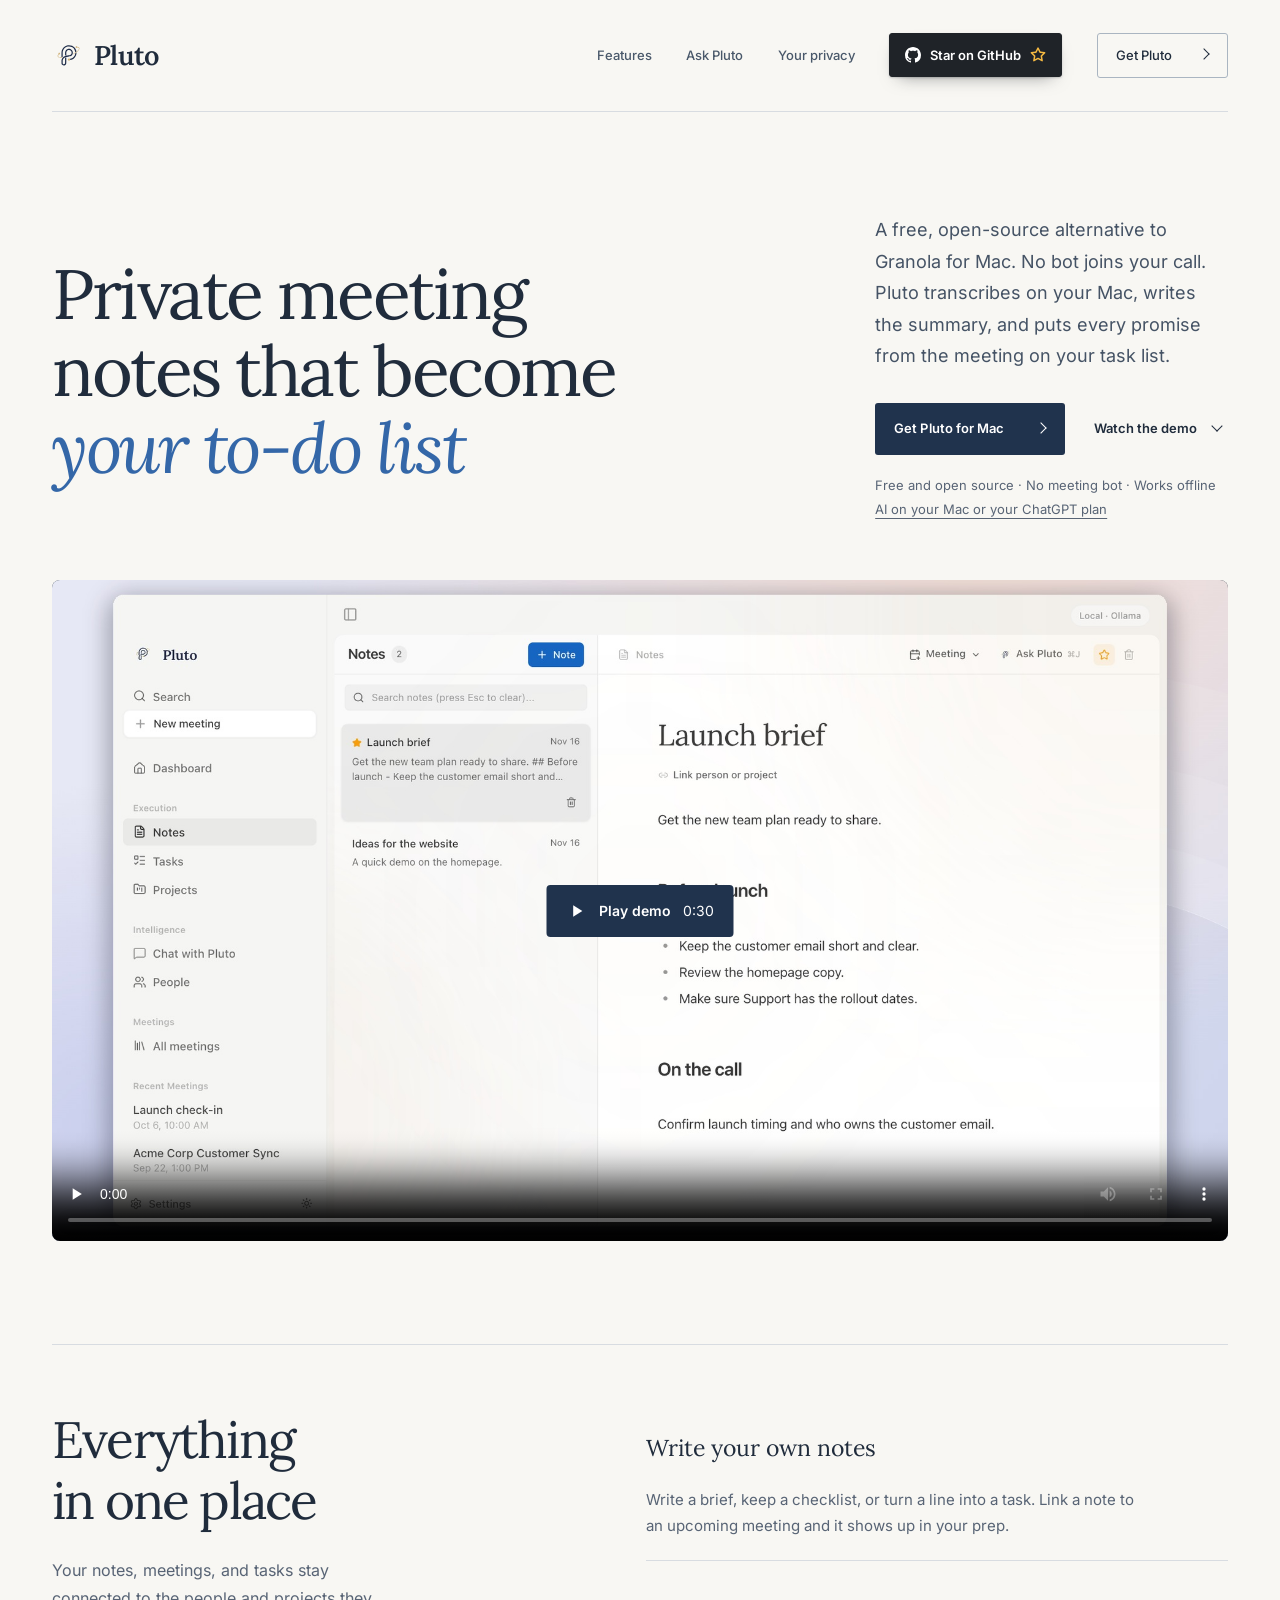
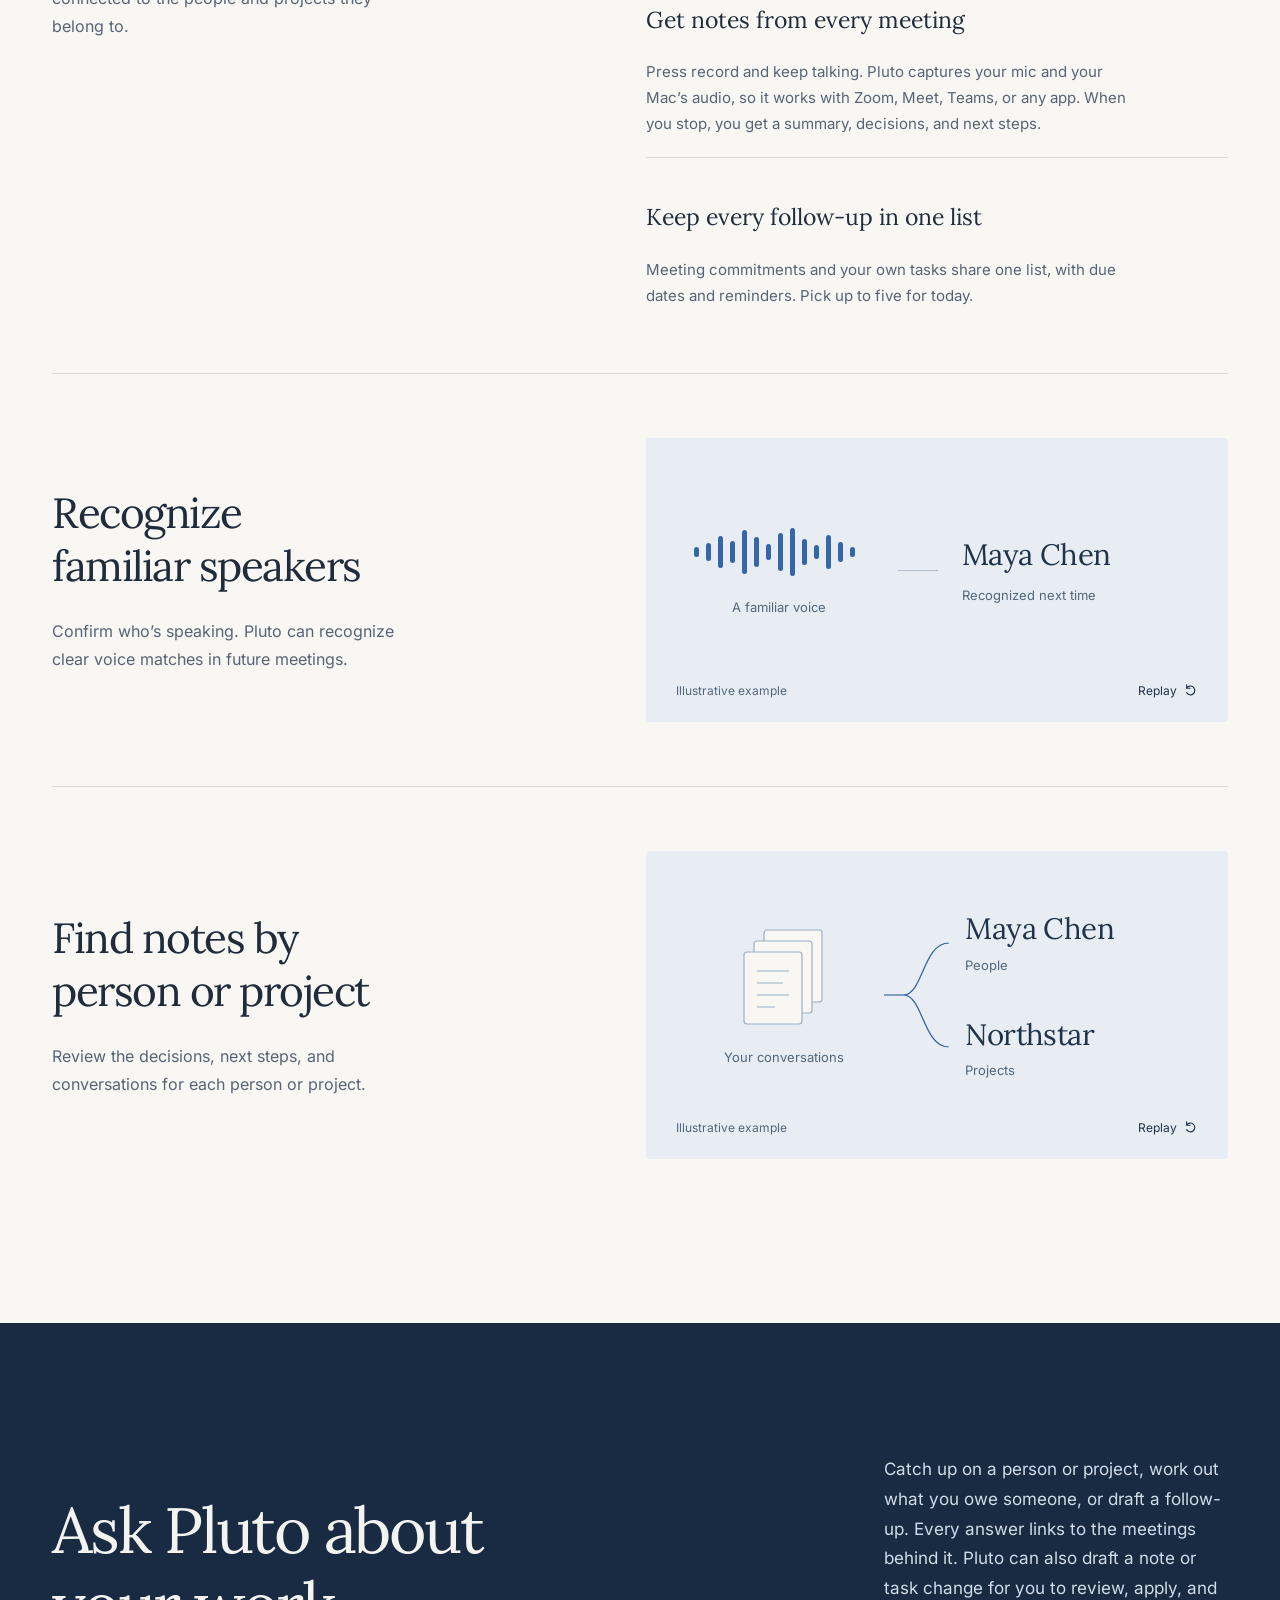
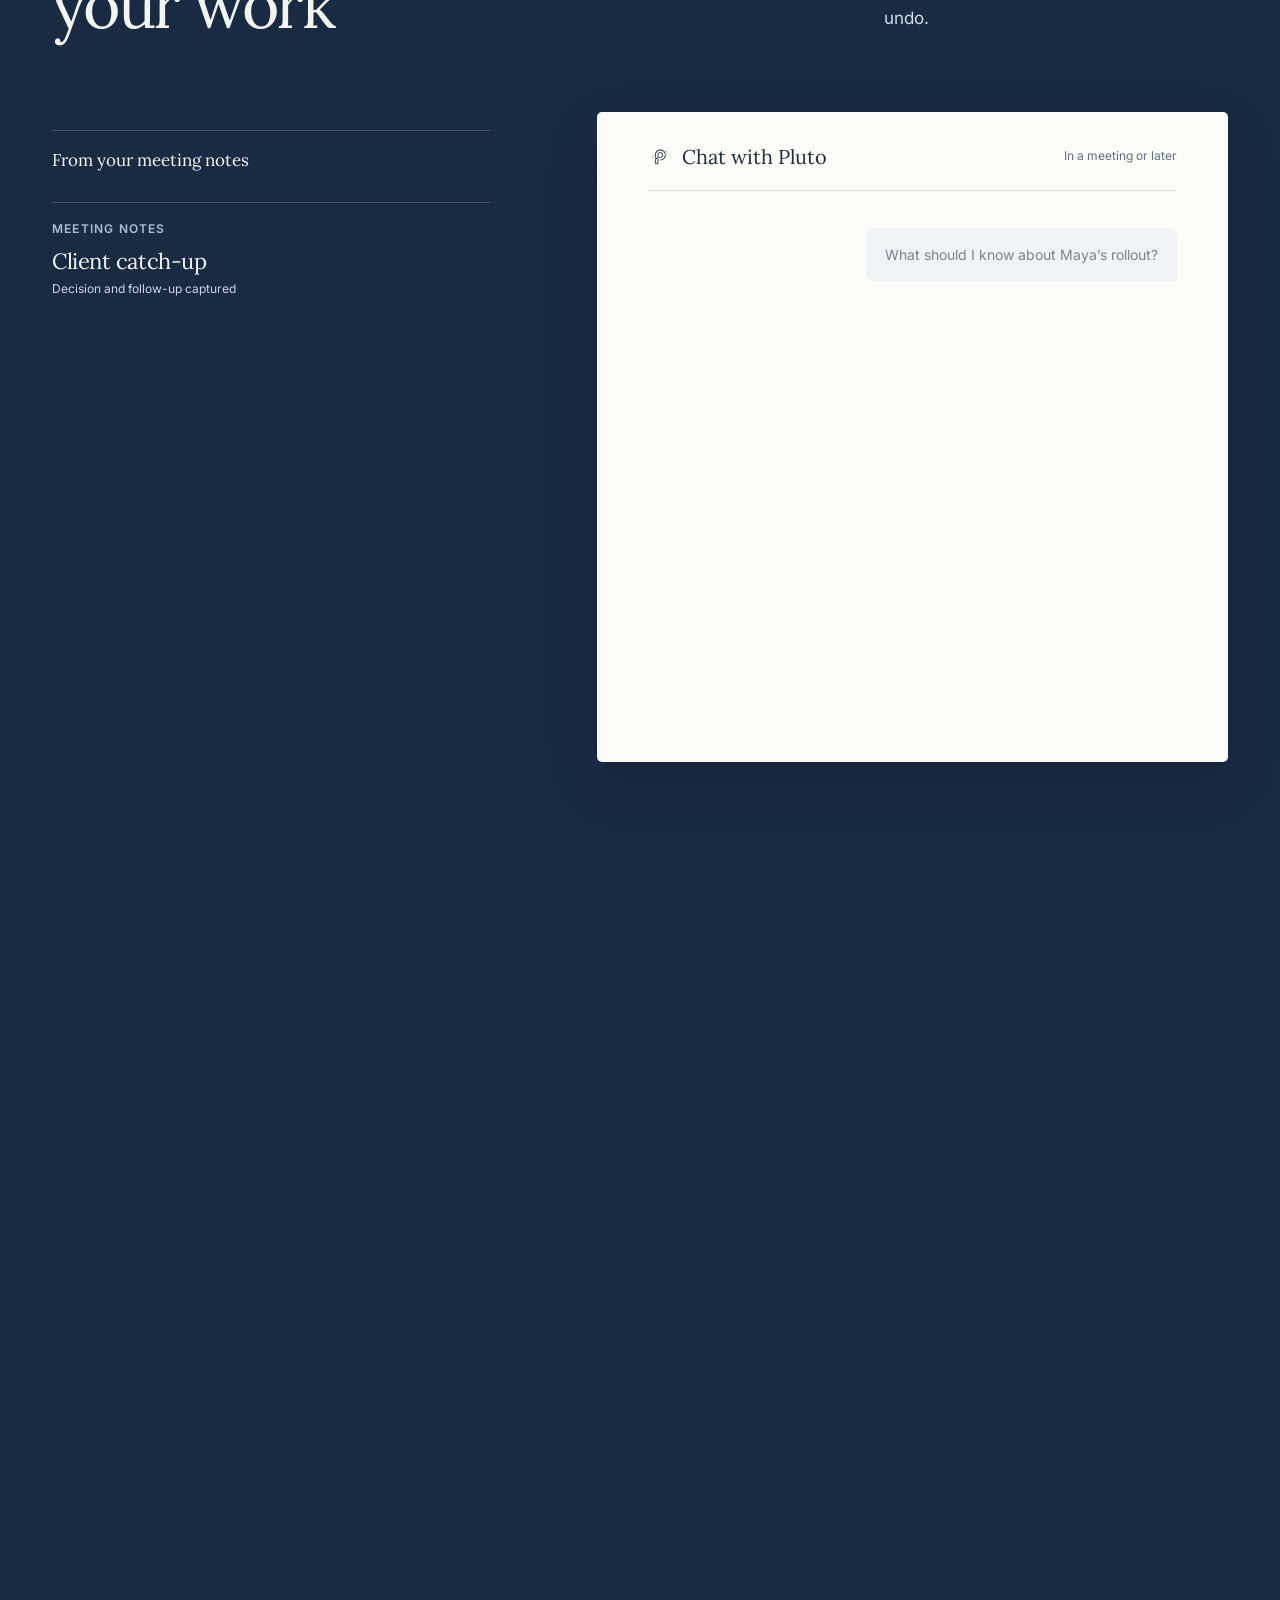
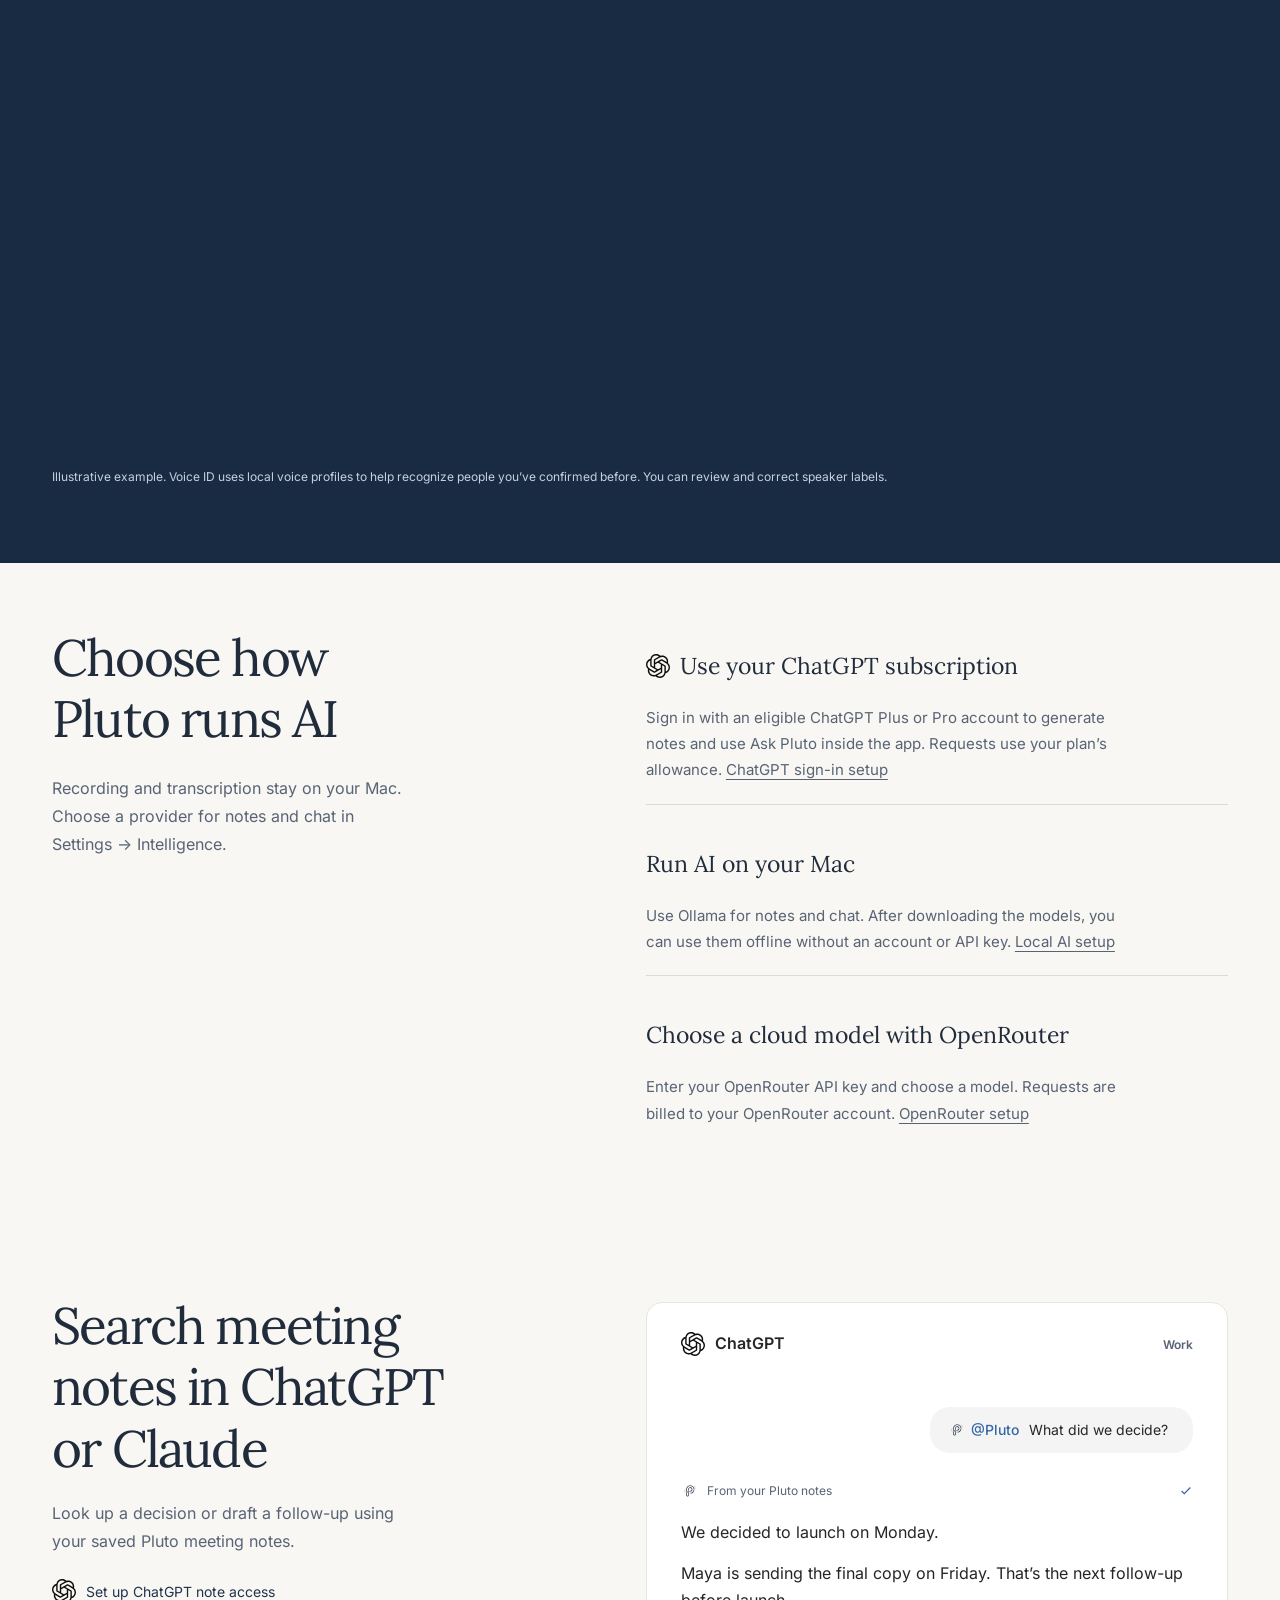
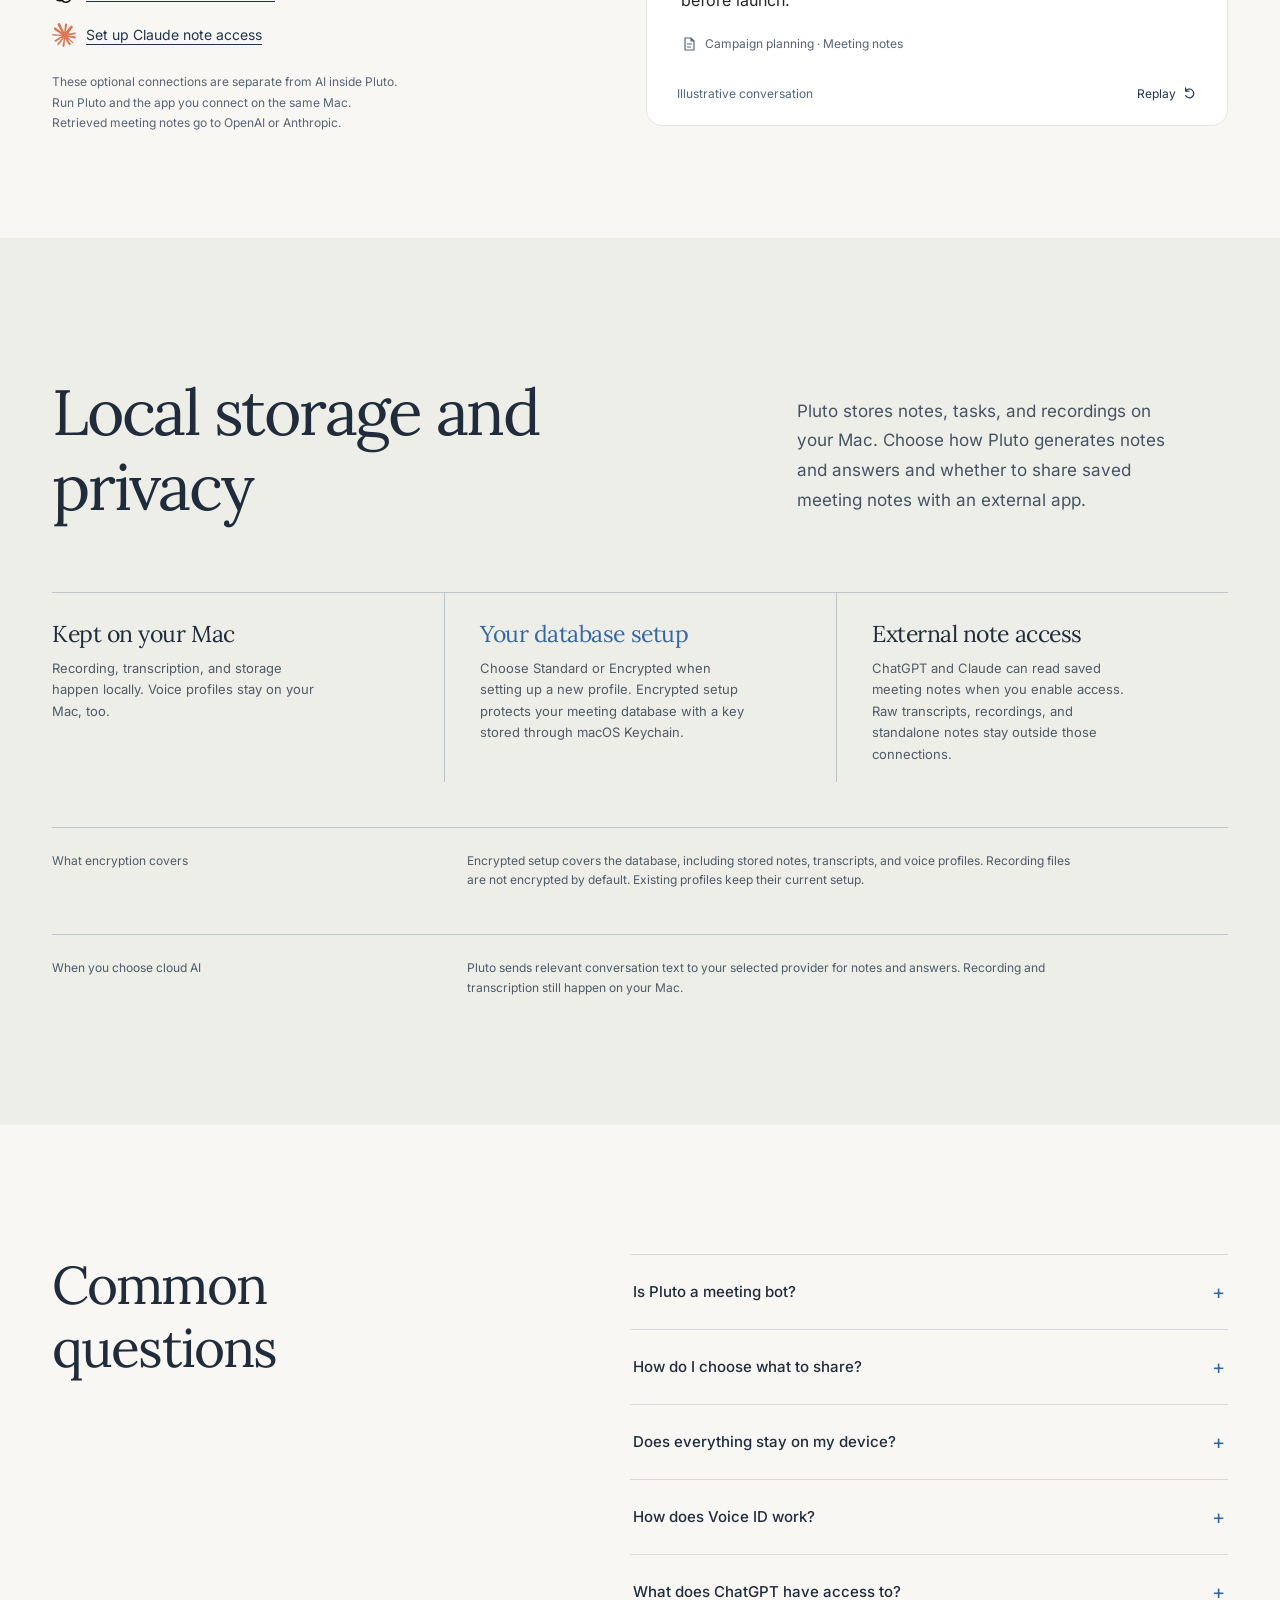
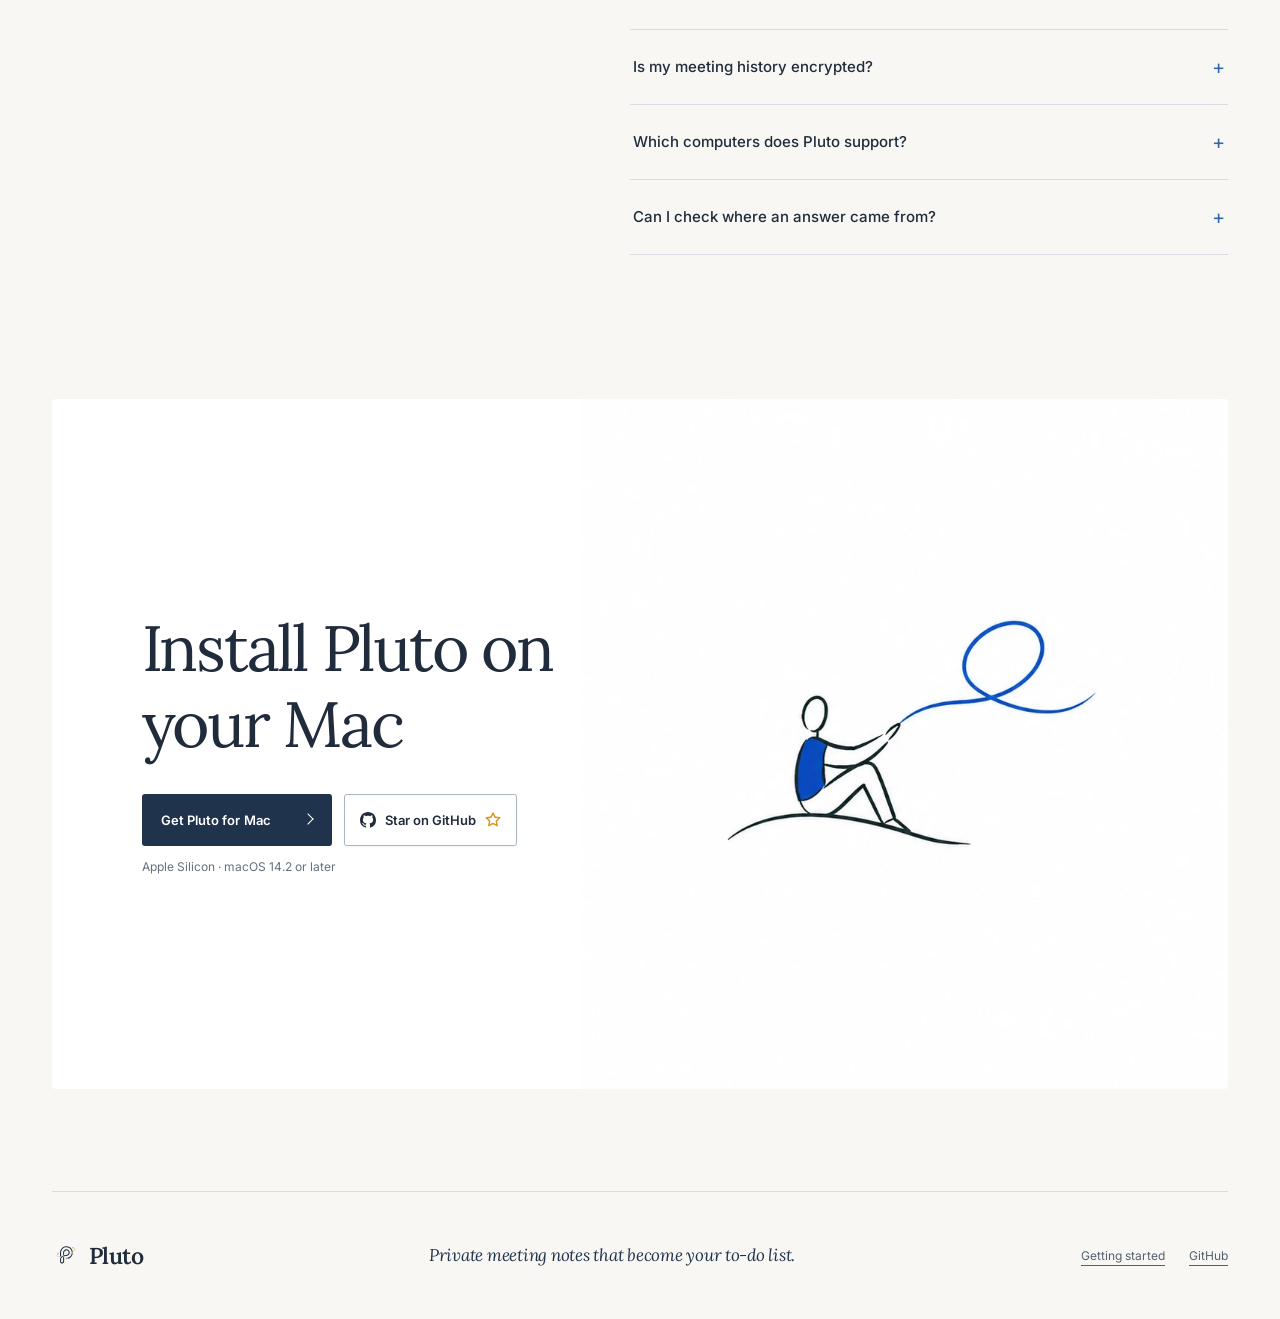
<file: index.html>
<!doctype html>
<html lang="en">
<head>
<meta charset="UTF-8"><meta name="viewport" content="width=device-width, initial-scale=1">
<meta name="theme-color" content="#f8f7f3"><meta name="description" content="A free, open-source alternative to Granola for Mac. No bot joins your call. Pluto transcribes on your Mac, writes the summary, and puts every promise from the meeting on your task list.">
<title>Pluto | Private meeting notes that become your to-do list</title>
<link rel="canonical" href="https://metagrover.github.io/get-pluto/">
<meta property="og:type" content="website">
<meta property="og:site_name" content="Pluto">
<meta property="og:title" content="Pluto | Private meeting notes that become your to-do list">
<meta property="og:description" content="A free, open-source alternative to Granola for Mac. No bot joins your call. Pluto transcribes on your Mac, writes the summary, and puts every promise from the meeting on your task list.">
<meta property="og:url" content="https://metagrover.github.io/get-pluto/">
<meta property="og:image" content="https://metagrover.github.io/get-pluto/assets/product/dashboard.jpg">
<meta property="og:image:type" content="image/jpeg">
<meta property="og:image:width" content="1920">
<meta property="og:image:height" content="1152">
<meta property="og:image:alt" content="Pluto’s dashboard showing meeting notes and follow-ups with fictional demo data.">
<meta name="twitter:card" content="summary_large_image">
<meta name="twitter:title" content="Pluto | Private meeting notes that become your to-do list">
<meta name="twitter:description" content="A free, open-source alternative to Granola for Mac. No bot joins your call. Pluto transcribes on your Mac, writes the summary, and puts every promise from the meeting on your task list.">
<meta name="twitter:image" content="https://metagrover.github.io/get-pluto/assets/product/dashboard.jpg">
<meta name="twitter:image:alt" content="Pluto’s dashboard showing meeting notes and follow-ups with fictional demo data.">

<link rel="icon" href="assets/favicon.svg" type="image/svg+xml"><link rel="stylesheet" href="assets/fonts/fonts.css"><link rel="stylesheet" href="site.css?v=product-36"><script src="script.js?v=visual-13" defer></script>
</head>
<body>
<a class="skip" href="#main">Skip to content</a>
<header class="site-header wrap"><a class="brand" href="#" aria-label="Pluto home"><img src="assets/pluto-logo.svg" alt="" width="44" height="44">Pluto</a><nav aria-label="Main navigation"><a href="#workspace">Features</a><a href="#ask">Ask Pluto</a><a href="#privacy">Your privacy</a><a class="nav-github github-star" href="https://github.com/metagrover/pluto" aria-label="Star Pluto on GitHub"><svg class="github-mark" viewBox="0 0 16 16" width="16" height="16" fill="currentColor" aria-hidden="true"><path d="M8 0c4.42 0 8 3.58 8 8a8.013 8.013 0 0 1-5.45 7.59c-.4.08-.55-.17-.55-.38 0-.27.01-1.13.01-2.2 0-.75-.25-1.23-.54-1.48 1.78-.2 3.65-.88 3.65-3.95 0-.88-.31-1.59-.82-2.15.08-.2.36-1.02-.08-2.12 0 0-.67-.22-2.2.82-.64-.18-1.32-.27-2-.27-.68 0-1.36.09-2 .27-1.53-1.03-2.2-.82-2.2-.82-.44 1.1-.16 1.92-.08 2.12-.51.56-.82 1.28-.82 2.15 0 3.06 1.86 3.75 3.64 3.95-.23.2-.44.55-.51 1.07-.46.21-1.61.55-2.33-.66-.15-.24-.6-.83-1.23-.82-.67.01-.27.38.01.53.34.19.73.9.82 1.13.16.45.68 1.31 2.69.94 0 .67.01 1.3.01 1.49 0 .21-.15.45-.55.37A7.995 7.995 0 0 1 0 8c0-4.42 3.58-8 8-8Z"/></svg><svg viewBox="0 0 16 16" width="16" height="16" fill="currentColor" aria-hidden="true"><path id="github-star-icon" d="M8 .25a.75.75 0 0 1 .673.418l1.882 3.815 4.21.612a.75.75 0 0 1 .416 1.279l-3.046 2.97.719 4.192a.751.751 0 0 1-1.088.791L8 12.347l-3.766 1.98a.75.75 0 0 1-1.088-.79l.72-4.194L.818 6.374a.75.75 0 0 1 .416-1.28l4.21-.611L7.327.668A.75.75 0 0 1 8 .25Zm0 2.445L6.615 5.5a.75.75 0 0 1-.564.41l-3.097.45 2.24 2.184a.75.75 0 0 1 .216.664l-.528 3.084 2.769-1.456a.75.75 0 0 1 .698 0l2.77 1.456-.53-3.084a.75.75 0 0 1 .216-.664l2.24-2.183-3.096-.45a.75.75 0 0 1-.564-.41L8 2.694Z"/></svg><span class="github-invite">Star on GitHub</span><span class="github-short" aria-hidden="true">Star</span></a><a class="nav-cta" href="getting-started.html">Get Pluto <span class="arrow arrow-out" aria-hidden="true"></span></a></nav></header>
<main id="main">
<section class="hero wrap">
<div class="hero-copy"><h1>Private meeting notes that become <em>your to-do list</em></h1><div class="hero-intro"><p>A free, open-source alternative to Granola for Mac. No bot joins your call. Pluto transcribes on your Mac, writes the summary, and puts every promise from the meeting on your task list.</p><div class="actions"><a class="button" href="getting-started.html">Get Pluto for Mac <span class="arrow arrow-out" aria-hidden="true"></span></a><a class="text-link" href="#in-action">Watch the demo <span class="arrow arrow-down" aria-hidden="true"></span></a></div><p class="hero-ai"><span>Free and open source · No meeting bot · Works offline</span><a href="#ai-options">AI on your Mac or your ChatGPT plan</a></p></div></div>
</section>
<section id="in-action" class="product-tour wrap" aria-label="Pluto demo">
  <div class="product-film">
    <div class="product-film-player">
    <video controls playsinline preload="none" poster="assets/product/pluto-demo-poster.jpg?v=2" width="1920" height="1080" aria-label="Watch the 30-second Pluto demo">
      <source src="assets/product/pluto-demo.mp4?v=2" type="video/mp4">
      <track kind="captions" src="assets/product/pluto-demo.en.vtt?v=2" srclang="en" label="English">
      Your browser does not support inline video. Try opening this page in a current browser.
    </video>
      <button class="product-film-play" type="button" hidden aria-label="Play the 30-second Pluto demo"><svg viewBox="0 0 24 24" width="20" height="20" aria-hidden="true"><path d="m8 5 11 7-11 7Z" fill="currentColor"/></svg><span>Play demo</span><span>0:30</span></button>
    </div>
    <p class="product-film-status" role="status" hidden></p>
  </div>
</section>
<section id="workspace" class="workspace wrap" aria-labelledby="workspace-title">
  <div class="story-caption">
    <h2 id="workspace-title">Everything in one place</h2>
    <p>Your notes, meetings, and tasks stay connected to the people and projects they belong to.</p>
  </div>
  <div class="workspace-features">
    <div>
      <h3>Write your own notes</h3>
      <p>Write a brief, keep a checklist, or turn a line into a task. Link a note to an upcoming meeting and it shows up in your prep.</p>
    </div>
    <div>
      <h3>Get notes from every meeting</h3>
      <p>Press record and keep talking. Pluto captures your mic and your Mac’s audio, so it works with Zoom, Meet, Teams, or any app. When you stop, you get a summary, decisions, and next steps.</p>
    </div>
    <div>
      <h3>Keep every follow-up in one list</h3>
      <p>Meeting commitments and your own tasks share one list, with due dates and reminders. Pick up to five for today.</p>
    </div>
  </div>
</section>
<section class="memory-story wrap" aria-label="How Pluto helps you review meetings and follow up">
  <article id="voice-id" class="memory-story-row">
    <div class="story-caption"><h2>Recognize familiar speakers</h2><p>Confirm who’s speaking. Pluto can recognize clear voice matches in future meetings.</p></div>
    <figure class="memory-graphic voice-graphic" data-memory-motion aria-label="Illustrative Voice ID example: after you confirm Maya’s voice, Pluto can recognize her in future meetings. Labels remain correctable.">
      <div class="voice-moment"><div class="voice-input"><svg class="voice-wave" viewBox="0 0 180 52" aria-hidden="true"><g fill="currentColor"><rect x="5" y="21.0" width="5" height="10" rx="2.5" style="--beat:0"/><rect x="17" y="17.0" width="5" height="18" rx="2.5" style="--beat:1"/><rect x="29" y="10.0" width="5" height="32" rx="2.5" style="--beat:2"/><rect x="41" y="15.0" width="5" height="22" rx="2.5" style="--beat:3"/><rect x="53" y="4.0" width="5" height="44" rx="2.5" style="--beat:4"/><rect x="65" y="11.0" width="5" height="30" rx="2.5" style="--beat:0"/><rect x="77" y="18.0" width="5" height="16" rx="2.5" style="--beat:1"/><rect x="89" y="7.0" width="5" height="38" rx="2.5" style="--beat:2"/><rect x="101" y="2.0" width="5" height="48" rx="2.5" style="--beat:3"/><rect x="113" y="13.0" width="5" height="26" rx="2.5" style="--beat:4"/><rect x="125" y="19.0" width="5" height="14" rx="2.5" style="--beat:0"/><rect x="137" y="9.0" width="5" height="34" rx="2.5" style="--beat:1"/><rect x="149" y="16.0" width="5" height="20" rx="2.5" style="--beat:2"/><rect x="161" y="21.0" width="5" height="10" rx="2.5" style="--beat:3"/></g></svg><span>A familiar voice</span></div><span class="memory-arrow" aria-hidden="true"></span><div class="voice-person flow-result"><strong>Maya Chen</strong><small>Recognized next time</small></div></div>
      <figcaption>Illustrative example</figcaption>
      <button class="motion-replay" type="button" hidden aria-label="Replay Voice ID illustration">Replay <svg viewBox="0 0 16 16" aria-hidden="true"><path d="M3 6a5 5 0 1 1 0 5M3 2v4h4"/></svg></button>
    </figure>
  </article>
  <article id="people-projects" class="memory-story-row">
    <div class="story-caption"><h2>Find notes by person or project</h2><p>Review the decisions, next steps, and conversations for each person or project.</p></div>
    <figure class="memory-graphic synthesis-graphic" data-memory-motion aria-label="Illustrative synthesis: conversations connect to Maya’s People dossier and the Northstar Project dossier, with links to source meetings.">
      <div class="synthesis-map">
        <div class="source-conversations"><svg class="conversation-pages" viewBox="0 0 100 110" aria-hidden="true"><rect x="30" y="8" width="58" height="72" rx="3"/><rect x="20" y="19" width="58" height="72" rx="3"/><rect x="10" y="30" width="58" height="72" rx="3"/><path d="M23 49h32M23 61h26M23 73h32M23 85h18"/></svg><span>Your conversations</span></div>
        <svg class="synthesis-links" viewBox="0 0 80 180" preserveAspectRatio="none" aria-hidden="true"><g class="link-base"><path d="M0 90H24C48 90 48 38 80 38M24 90C48 90 48 142 80 142"/></g><g class="link-travel"><path d="M0 90H24C48 90 48 38 80 38M24 90C48 90 48 142 80 142"/></g></svg>
        <div class="synthesis-dossiers flow-result"><div><strong>Maya Chen</strong><small>People</small></div><div><strong>Northstar</strong><small>Projects</small></div></div>
      </div>
      <figcaption>Illustrative example</figcaption>
      <button class="motion-replay" type="button" hidden aria-label="Replay People and Projects illustration">Replay <svg viewBox="0 0 16 16" aria-hidden="true"><path d="M3 6a5 5 0 1 1 0 5M3 2v4h4"/></svg></button>
    </figure>
  </article>
</section>
<section id="meeting-workflow" class="ecosystem" aria-labelledby="ecosystem-title">
  <div class="wrap ecosystem-heading">
    <div><h2 id="ecosystem-title">Ask Pluto about your work</h2></div>
    <p>Catch up on a person or project, work out what you owe someone, or draft a follow-up. Every answer links to the meetings behind it. Pluto can also draft a note or task change for you to review, apply, and undo.</p>
  </div>
  <div class="ecosystem-scroll"><div class="wrap ecosystem-map">
    <div id="ask" class="pluto-chat" aria-label="Illustrative Chat with Pluto example">
      <div class="chat-header"><img src="assets/pluto-logo.svg" alt="" width="30" height="30"><span>Chat with Pluto</span><small>In a meeting or later</small></div>
      <div class="chat-question">What should I know about Maya’s rollout?</div>
      <div class="chat-response"><span class="chat-response-mark" aria-hidden="true"></span><p>Maya owns the rollout. The revised plan is due Thursday.</p></div>
      <div class="chat-followup">What should I do first?</div>
      <div class="chat-followup-response"><span class="chat-response-mark" aria-hidden="true"></span><p>Start with the customer email draft you promised Maya by Friday.</p></div>
      <div class="chat-sources"><span>From your context</span><span>Client catch-up</span><span>Team check-in</span></div>
    </div>
    <div class="context-panel" aria-label="Context connected by Pluto">
      <div class="context-panel-heading"><p>From your meeting notes</p></div>
      <div class="context-node context-notes"><span class="node-type">MEETING NOTES</span><strong>Client catch-up</strong><small>Decision and follow-up captured</small></div>
      <div class="context-node context-person"><span class="node-type">PERSON PROFILE</span><div class="person-line"><span class="person-avatar" aria-hidden="true">MC</span><strong>Maya Chen</strong></div><small>A familiar voice and past conversations</small></div>
      <div class="context-node context-project"><span class="node-type">PROJECT PROFILE</span><strong>Northstar rollout</strong><small>Plans, people, and decisions from your meetings</small></div>
      <div class="context-node context-commitment"><span class="node-type">COMMITMENT</span><strong>Customer email draft</strong><small>Due Friday</small></div>
    </div>
  </div></div>
  <p class="wrap ecosystem-disclaimer">Illustrative example. Voice ID uses local voice profiles to help recognize people you’ve confirmed before. You can review and correct speaker labels.</p>
</section>
<section id="ai-options" class="workspace wrap" aria-labelledby="ai-options-title">
  <div class="story-caption">
    <h2 id="ai-options-title">Choose how Pluto runs AI</h2>
    <p>Recording and transcription stay on your Mac. Choose a provider for notes and chat in Settings → Intelligence.</p>
  </div>
  <div class="workspace-features">
    <div>
      <h3 class="provider-heading"><img src="assets/chatgpt.svg" alt="" width="24" height="24">Use your ChatGPT subscription</h3>
      <p>Sign in with an eligible ChatGPT Plus or Pro account to generate notes and use Ask Pluto inside the app. Requests use your plan’s allowance. <a href="getting-started.html#chatgpt-sign-in">ChatGPT sign-in setup</a></p>
    </div>
    <div>
      <h3>Run AI on your Mac</h3>
      <p>Use Ollama for notes and chat. After downloading the models, you can use them offline without an account or API key. <a href="getting-started.html#install-ollama">Local AI setup</a></p>
    </div>
    <div>
      <h3>Choose a cloud model with OpenRouter</h3>
      <p>Enter your OpenRouter API key and choose a model. Requests are billed to your OpenRouter account. <a href="getting-started.html#openrouter">OpenRouter setup</a></p>
    </div>
  </div>
</section>
<section id="chatgpt" class="chatgpt-banner wrap" aria-labelledby="chatgpt-title">
  <div class="chatgpt-copy">
    <h2 id="chatgpt-title">Search meeting notes in ChatGPT or Claude</h2>
    <p>Look up a decision or draft a follow-up using your saved Pluto meeting notes.</p>
    <ul class="connection-links">
      <li><a id="chatgpt-access" href="getting-started.html#chatgpt"><img src="assets/chatgpt.svg" alt="" width="24" height="24"><span>Set up ChatGPT note access</span></a></li>
      <li><a href="getting-started.html#claude"><img src="assets/claude.svg" alt="" width="24" height="24"><span>Set up Claude note access</span></a></li>
    </ul>
    <small class="chatgpt-boundary">These optional connections are separate from AI inside Pluto. Run Pluto and the app you connect on the same Mac. Retrieved meeting notes go to OpenAI or Anthropic.</small>
  </div>
  <figure class="memory-graphic chatgpt-demo" data-memory-motion aria-label="Illustrative ChatGPT Work conversation using the Pluto plugin: ask what was decided and receive an answer based on meeting notes.">
    <div class="chatgpt-demo-header"><img src="assets/chatgpt.svg" alt="" width="24" height="24"><span>ChatGPT</span><small>Work</small></div>
    <div class="chatgpt-prompt"><span class="pluto-mention"><img src="assets/pluto-logo.svg" alt="" width="18" height="18">@Pluto</span><span class="typed-question">What did we decide?<span class="typing-caret" aria-hidden="true"></span></span></div>
    <div class="chatgpt-retrieval"><img src="assets/pluto-logo.svg" alt="" width="18" height="18"><span>From your Pluto notes</span><svg viewBox="0 0 16 16" aria-hidden="true"><path d="m3 8 3 3 7-7"/></svg></div>
    <div class="chatgpt-answer"><p>We decided to launch on Monday.</p><p>Maya is sending the final copy on Friday. That’s the next follow-up before launch.</p><div class="chatgpt-source"><svg viewBox="0 0 16 16" aria-hidden="true"><path d="M4 2h6l3 3v9H4zM10 2v3h3M6 8h5M6 11h4"/></svg><span>Campaign planning · Meeting notes</span></div></div>
    <figcaption>Illustrative conversation</figcaption>
    <button class="motion-replay" type="button" hidden aria-label="Replay ChatGPT typing illustration">Replay <svg viewBox="0 0 16 16" aria-hidden="true"><path d="M3 6a5 5 0 1 1 0 5M3 2v4h4"/></svg></button>
  </figure>
</section>
<section id="privacy" class="privacy-band" aria-labelledby="privacy-title"><div class="wrap">
  <div class="privacy-band-heading"><h2 id="privacy-title">Local storage and privacy</h2><p>Pluto stores notes, tasks, and recordings on your Mac. Choose how Pluto generates notes and answers and whether to share saved meeting notes with an external app.</p></div>
  <div class="privacy-points">
    <div><strong>Kept on your Mac</strong><p>Recording, transcription, and storage happen locally. Voice profiles stay on your Mac, too.</p></div>
    <div class="privacy-share"><strong>Your database setup</strong><p>Choose Standard or Encrypted when setting up a new profile. Encrypted setup protects your meeting database with a key stored through macOS Keychain.</p></div>
    <div><strong>External note access</strong><p>ChatGPT and Claude can read saved meeting notes when you enable access. Raw transcripts, recordings, and standalone notes stay outside those connections.</p></div>
  </div>
  <div class="processing-choice"><span>What encryption covers</span><p>Encrypted setup covers the database, including stored notes, transcripts, and voice profiles. Recording files are not encrypted by default. Existing profiles keep their current setup.</p></div>
  <div class="processing-choice"><span>When you choose cloud AI</span><p>Pluto sends relevant conversation text to your selected provider for notes and answers. Recording and transcription still happen on your Mac.</p></div>
</div></section>
<section id="questions" class="faq wrap"><h2>Common questions</h2><div><details><summary>Is Pluto a meeting bot?<span aria-hidden="true">+</span></summary><p>No. Pluto captures microphone and system audio on your Mac, without sending a bot into your meeting. Make sure everyone is comfortable with recording before you begin.</p></details><details><summary>How do I choose what to share?<span aria-hidden="true">+</span></summary><p>Export one meeting’s notes as a Markdown file. In Settings, choose whether exports include the transcript. Review the file before sharing it.</p></details><details><summary>Does everything stay on my device?<span aria-hidden="true">+</span></summary><p>Your recordings and meeting data are stored locally, and transcription runs on your Mac. Notes and answers can also be generated locally. If you connect a cloud AI provider, relevant text is sent to that provider for processing. The optional ChatGPT and Claude Desktop connections send retrieved meeting notes to OpenAI and Anthropic respectively.</p></details><details><summary>How does Voice ID work?<span aria-hidden="true">+</span></summary><p>After you confirm who a speaker is, eligible voice samples build a local voice profile. In future meetings, a clear match can automatically map that voice to the person you’ve identified. If the evidence is unclear, you can identify the speaker manually. Review or correct labels, and manage or delete saved voice samples in People.</p></details><details id="chatgpt-sharing"><summary>What does ChatGPT have access to?<span aria-hidden="true">+</span></summary><p>Signing in with ChatGPT powers notes and answers inside Pluto, sending relevant transcript text, notes, and context to OpenAI. The optional Pluto plugin lets the ChatGPT desktop app find and read your meeting notes. Enabling it makes all notes available through the connection, and retrieved notes are sent to OpenAI. It does not share raw transcripts or recordings, or change your meetings. Disable access in Pluto Settings to stop future reads; previously shared notes remain in ChatGPT.</p></details><details><summary>Is my meeting history encrypted?<span aria-hidden="true">+</span></summary><p>New profiles choose Standard or Encrypted setup before getting started. Encrypted setup encrypts the meeting database and uses macOS Keychain to store its key; it may ask for permission. Standard setup has no app-level database encryption. This choice is fixed for the profile, and existing profiles keep their current format. Audio recordings are not encrypted by default.</p></details><details><summary>Which computers does Pluto support?<span aria-hidden="true">+</span></summary><p>Pluto is built for Apple Silicon Macs. Intel Macs, Windows, and Linux are not currently supported.</p></details><details><summary>Can I check where an answer came from?<span aria-hidden="true">+</span></summary><p>Ask Pluto provides cited answers grounded in your meeting history, so you can return to the source and review the surrounding context.</p></details></div></section>
<section id="download" class="download wrap">
  <figure class="closing-illustration"><img src="assets/thought.webp" alt="A person resting as a loose blue thread of thought unfolds beside them." width="1254" height="1254" loading="lazy"></figure>
  <div class="download-inner">
    <h2>Install Pluto on your Mac</h2>
    <div class="download-actions">
      <a class="button" href="getting-started.html">Get Pluto for Mac <span class="arrow arrow-out" aria-hidden="true"></span></a>
      <a class="github-star" href="https://github.com/metagrover/pluto" aria-label="Star Pluto on GitHub"><svg class="github-mark" viewBox="0 0 16 16" width="16" height="16" fill="currentColor" aria-hidden="true"><path d="M8 0c4.42 0 8 3.58 8 8a8.013 8.013 0 0 1-5.45 7.59c-.4.08-.55-.17-.55-.38 0-.27.01-1.13.01-2.2 0-.75-.25-1.23-.54-1.48 1.78-.2 3.65-.88 3.65-3.95 0-.88-.31-1.59-.82-2.15.08-.2.36-1.02-.08-2.12 0 0-.67-.22-2.2.82-.64-.18-1.32-.27-2-.27-.68 0-1.36.09-2 .27-1.53-1.03-2.2-.82-2.2-.82-.44 1.1-.16 1.92-.08 2.12-.51.56-.82 1.28-.82 2.15 0 3.06 1.86 3.75 3.64 3.95-.23.2-.44.55-.51 1.07-.46.21-1.61.55-2.33-.66-.15-.24-.6-.83-1.23-.82-.67.01-.27.38.01.53.34.19.73.9.82 1.13.16.45.68 1.31 2.69.94 0 .67.01 1.3.01 1.49 0 .21-.15.45-.55.37A7.995 7.995 0 0 1 0 8c0-4.42 3.58-8 8-8Z"/></svg><svg viewBox="0 0 16 16" width="16" height="16" fill="currentColor" aria-hidden="true"><use href="#github-star-icon"></use></svg><span>Star on GitHub</span></a>
    </div>
    <p class="download-note">Apple Silicon · macOS 14.2 or later</p>
  </div>
</section>
</main>
<footer class="wrap"><a class="brand" href="#"><img src="assets/pluto-logo.svg" alt="" width="40" height="40">Pluto</a><p>Private meeting notes that become your to-do list.</p><nav aria-label="Footer navigation"><a href="getting-started.html">Getting started</a><a href="https://github.com/metagrover/pluto">GitHub</a></nav></footer>
</body></html>
</file>
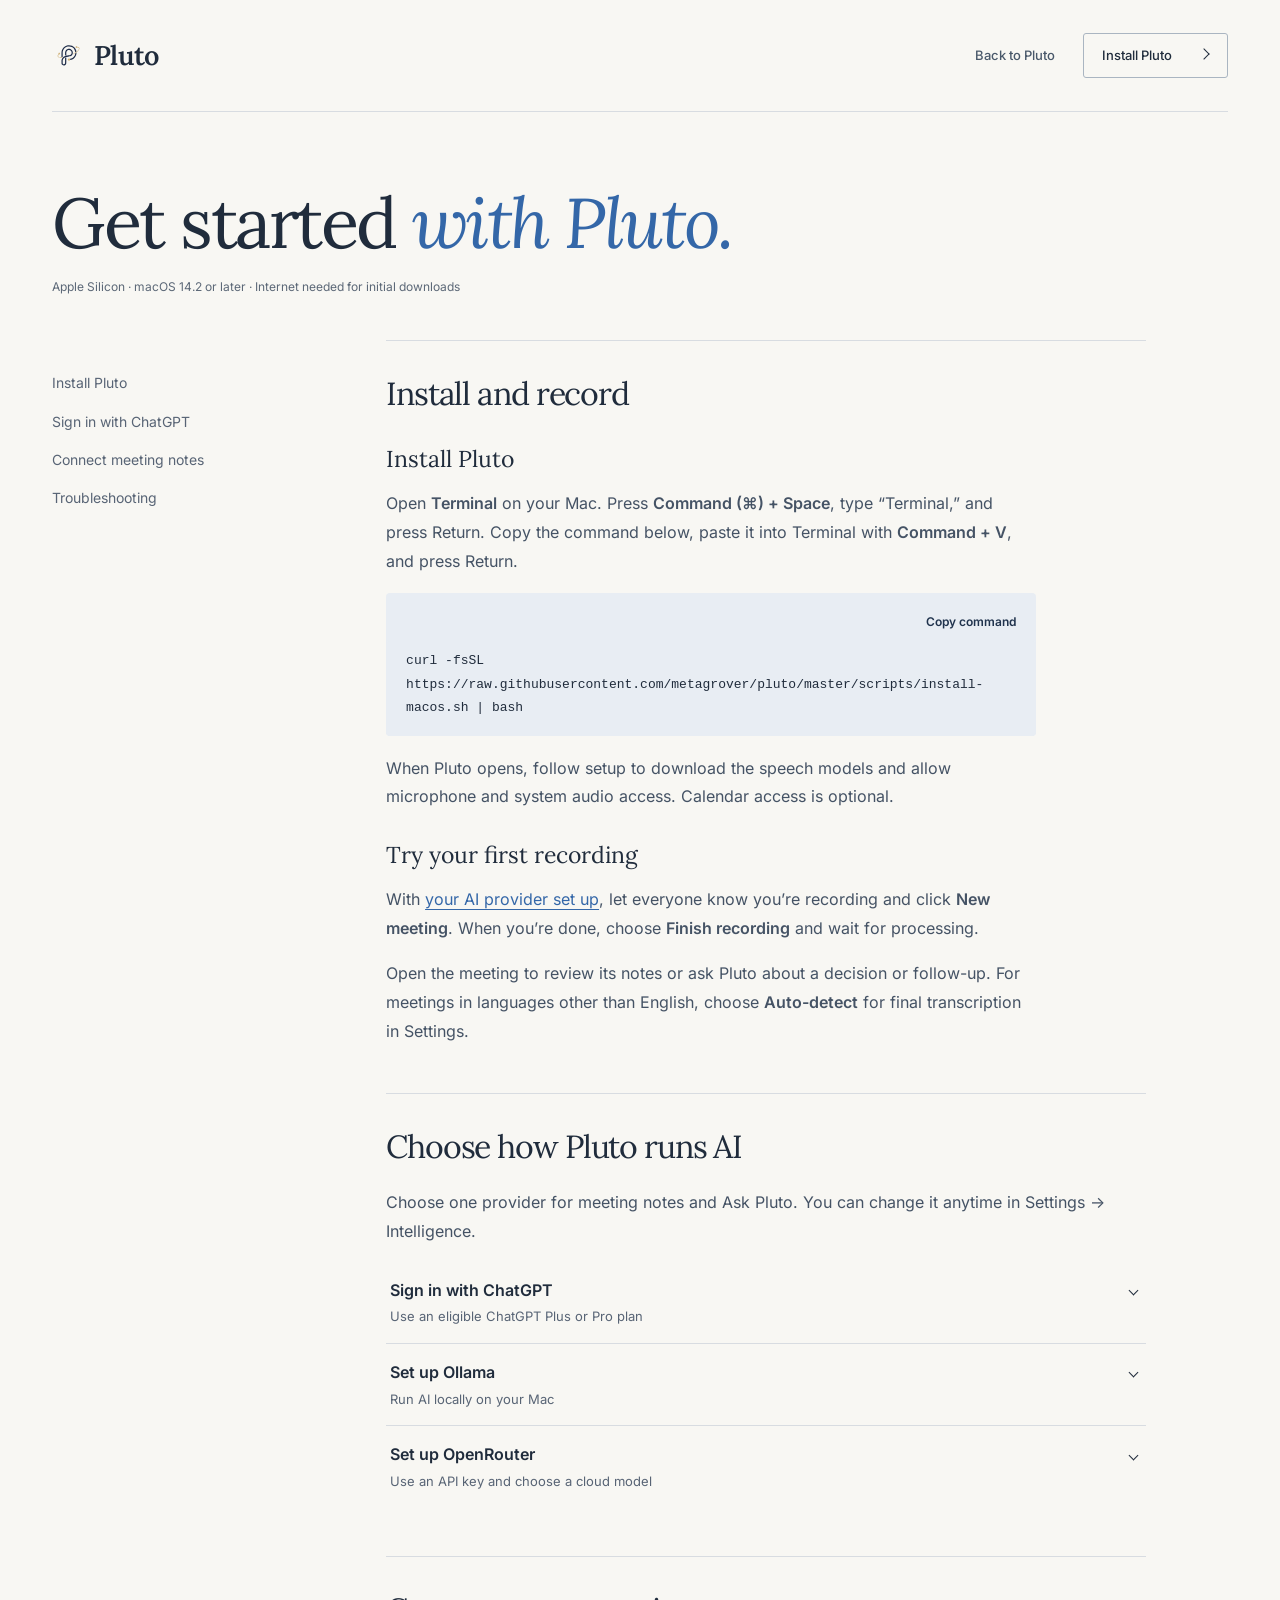
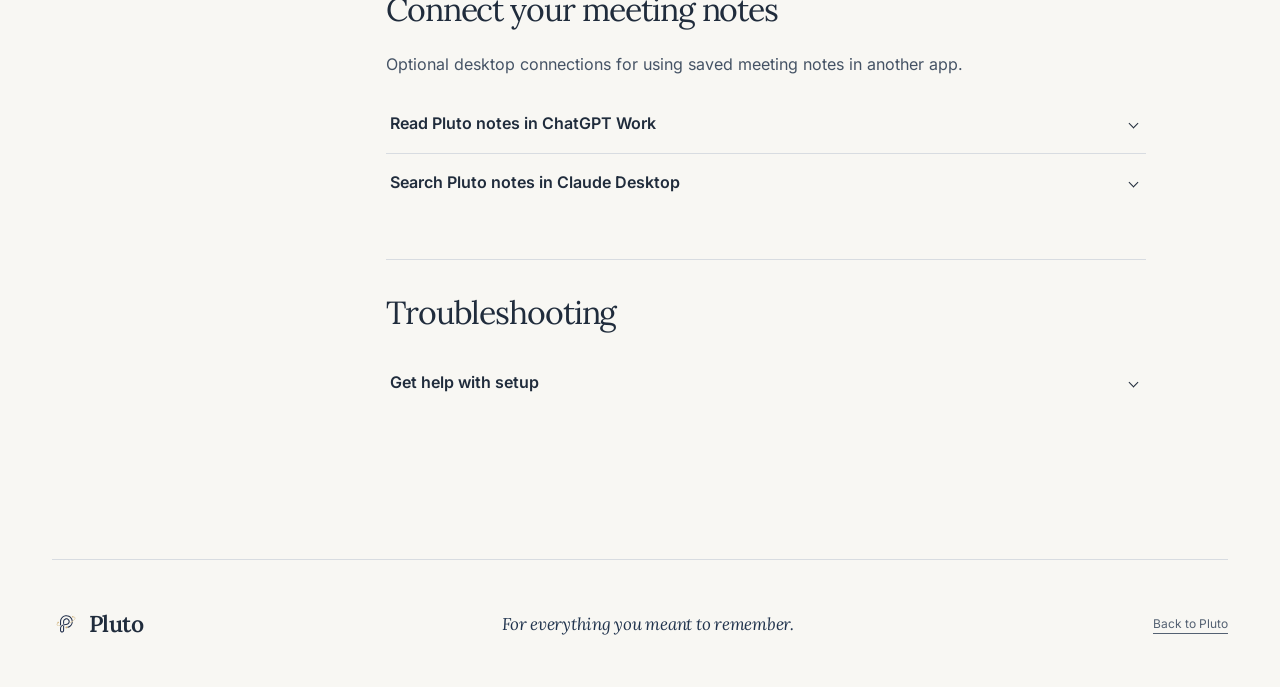
<file: getting-started.html>
<!doctype html>
<html lang="en">
<head>
<meta charset="UTF-8"><meta name="viewport" content="width=device-width, initial-scale=1">
<meta name="theme-color" content="#f8f7f3"><meta name="description" content="Set up Pluto on your Mac for notes, tasks, and automatic meeting notes. Choose how to run AI and record your first meeting.">
<title>Getting started | Pluto</title>
<link rel="canonical" href="https://metagrover.github.io/get-pluto/getting-started.html">
<meta property="og:type" content="website">
<meta property="og:site_name" content="Pluto">
<meta property="og:title" content="Getting started | Pluto">
<meta property="og:description" content="Set up Pluto on your Mac for notes, tasks, and automatic meeting notes. Choose how to run AI and record your first meeting.">
<meta property="og:url" content="https://metagrover.github.io/get-pluto/getting-started.html">
<meta property="og:image" content="https://metagrover.github.io/get-pluto/assets/product/dashboard.jpg">
<meta property="og:image:type" content="image/jpeg">
<meta property="og:image:width" content="1920">
<meta property="og:image:height" content="1152">
<meta property="og:image:alt" content="Pluto’s dashboard showing meeting notes and follow-ups with fictional demo data.">
<meta name="twitter:card" content="summary_large_image">
<meta name="twitter:title" content="Getting started | Pluto">
<meta name="twitter:description" content="Set up Pluto on your Mac for notes, tasks, and automatic meeting notes. Choose how to run AI and record your first meeting.">
<meta name="twitter:image" content="https://metagrover.github.io/get-pluto/assets/product/dashboard.jpg">
<meta name="twitter:image:alt" content="Pluto’s dashboard showing meeting notes and follow-ups with fictional demo data.">

<link rel="icon" href="assets/favicon.svg" type="image/svg+xml"><link rel="stylesheet" href="assets/fonts/fonts.css"><link rel="stylesheet" href="site.css?v=setup-10">
</head>
<body class="guide-page">
<a class="skip" href="#main">Skip to content</a>
<header class="site-header wrap"><a class="brand" href="index.html" aria-label="Pluto home"><img src="assets/pluto-logo.svg" alt="" width="44" height="44">Pluto</a><nav aria-label="Main navigation"><a class="guide-mobile-link" href="index.html">Back to Pluto</a><a class="nav-cta" href="#install-pluto">Install Pluto <span class="arrow arrow-out" aria-hidden="true"></span></a></nav></header>
<main id="main" class="wrap">
  <div class="guide-hero">
    <h1>Get started <em>with Pluto.</em></h1>
    <p id="before-you-begin" class="compatibility">Apple Silicon · macOS 14.2 or later · Internet needed for initial downloads</p>
  </div>
  <div class="guide-layout">
    <aside class="guide-toc">
      <nav aria-label="Common setup tasks">
        <a href="#install-pluto">Install Pluto</a>
        <a href="#chatgpt-sign-in">Sign in with ChatGPT</a>
        <a href="#notes-connections">Connect meeting notes</a>
        <a href="#troubleshooting">Troubleshooting</a>
      </nav>
    </aside>
    <article class="guide-article" aria-label="Pluto setup instructions">
      <section class="guide-section">
        <h2>Install and record</h2>
        <div class="guide-step" id="install-pluto">
          <h3>Install Pluto</h3>
          <p>Open <strong>Terminal</strong> on your Mac. Press <strong>Command (⌘) + Space</strong>, type “Terminal,” and press Return. Copy the command below, paste it into Terminal with <strong>Command + V</strong>, and press Return.</p>
          <div class="install-command">
            <div class="command-actions"><button type="button" data-copy-command="guide-install-command" hidden>Copy command</button></div>
            <pre><code id="guide-install-command">curl -fsSL https://raw.githubusercontent.com/metagrover/pluto/master/scripts/install-macos.sh | bash</code></pre>
            <p class="copy-status" role="status" aria-live="polite"></p>
          </div>
          <p id="prepare-pluto">When Pluto opens, follow setup to download the speech models and allow microphone and system audio access. Calendar access is optional.</p>
        </div>
        <div class="guide-step" id="first-recording">
          <h3>Try your first recording</h3>
          <p>With <a href="#choose-ai">your AI provider set up</a>, let everyone know you’re recording and click <strong>New meeting</strong>. When you’re done, choose <strong>Finish recording</strong> and wait for processing.</p>
          <p>Open the meeting to review its notes or ask Pluto about a decision or follow-up. For meetings in languages other than English, choose <strong>Auto-detect</strong> for final transcription in Settings.</p>
        </div>
      </section>
      <section id="choose-ai" class="guide-section">
        <h2>Choose how Pluto runs AI</h2>
        <p>Choose one provider for meeting notes and Ask Pluto. You can change it anytime in Settings → Intelligence.</p>
        <details class="guide-task" id="chatgpt-sign-in" name="pluto-setup-task">
          <summary><span>Sign in with ChatGPT</span>
            <small>Use an eligible ChatGPT Plus or Pro plan</small></summary>
          <div class="guide-task-content">
            <p>Pluto uses your plan for meeting notes and Ask Pluto. Recording and transcription stay on your Mac. Relevant text goes to OpenAI, including for automatic People and Project updates.</p>
            <ol>
              <li>In Pluto’s setup, select <strong>ChatGPT</strong>. If Pluto is already set up, open <strong>Settings → Intelligence</strong> and select <strong>ChatGPT</strong>.</li>
              <li>Click <strong>Sign in with ChatGPT</strong>. In your browser, choose your account and allow Pluto to use your plan.</li>
              <li>Return to Pluto. If prompted, choose <strong>Use ChatGPT</strong> to finish setup.</li>
            </ol>
            <figure class="guide-screenshot">
              <a href="assets/chatgpt-sign-in.jpg"><img src="assets/chatgpt-sign-in.jpg" alt="View Pluto’s Intelligence settings with ChatGPT selected and the Sign in with ChatGPT button visible" width="1198" height="600" loading="lazy" decoding="async"></a>
              <figcaption>Sign in from Settings → Intelligence if Pluto is already set up.</figcaption>
            </figure>
            <p>Requests use your plan allowance. <a href="https://github.com/metagrover/pluto/blob/master/docs/chatgpt-intelligence.md">Sign-in and usage details</a>.</p>
          </div>
        </details>
        <details class="guide-task" id="install-ollama" name="pluto-setup-task">
          <summary><span>Set up Ollama</span>
            <small>Run AI locally on your Mac</small></summary>
          <div class="guide-task-content">
            <p><a href="https://ollama.com/download/mac">Download Ollama for Mac</a>, move it into Applications, and open it. Follow its prompt to enable the <code>ollama</code> Terminal command.</p><p id="download-models">Keep Ollama open. Copy this command into Terminal and press Return to download Pluto’s default language models, then wait for both downloads to finish:</p>
        <div class="install-command"><div class="command-actions"><button type="button" data-copy-command="ollama-model-command" hidden>Copy command</button></div><pre><code id="ollama-model-command">ollama pull gemma4:12b &amp;&amp; ollama pull phi4-mini:3.8b</code></pre><p class="copy-status" role="status" aria-live="polite"></p></div>
        <p>These models are only needed for Ollama. They are separate from Pluto’s speech models. Downloads can take several minutes and need additional disk space and memory.</p>
          </div>
        </details>
        <details class="guide-task" id="openrouter" name="pluto-setup-task">
          <summary><span>Set up OpenRouter</span>
            <small>Use an API key and choose a cloud model</small></summary>
          <div class="guide-task-content">
            <p>During setup or in <strong>Settings → Intelligence</strong>, choose <strong>OpenRouter</strong>. Enter your API key and a model ID, such as <code>openai/gpt-4o-mini</code>. Review the sharing explanation before selecting <strong>Use OpenRouter</strong>. The key is stored securely through macOS Keychain, which may ask for permission. Saving setup does not test the key or make a paid request.</p>
        <p>Relevant text goes through OpenRouter to your selected model provider, including for automatic People and Project updates. Requests are billed to your OpenRouter account. Audio and transcription stay on your Mac.</p>
          </div>
        </details>
      </section>
      <section id="notes-connections" class="guide-section">
        <h2>Connect your meeting notes</h2>
        <p>Optional desktop connections for using saved meeting notes in another app.</p>
        <details class="guide-task" id="chatgpt" name="pluto-setup-task">
          <summary><span>Read Pluto notes in ChatGPT Work</span></summary>
          <div class="guide-task-content">
            <p>Use your saved meeting notes to discuss priorities, compare conversations, or draft follow-ups in ChatGPT Work. This is a separate notes plugin, independent of <a href="#chatgpt-sign-in">signing in to power Pluto</a>. You can use any of Pluto’s AI providers without installing it. Signing in to power Pluto does not give Pluto access to your ChatGPT conversations or memories.</p>
        <h3>Before you connect</h3><p>You need <strong>Pluto and the ChatGPT desktop app installed on the same Mac</strong>, with Pluto running. <a href="https://learn.chatgpt.com/docs/quickstart">Get the ChatGPT desktop app</a> and sign in. Use a current version that supports local plugins and ChatGPT Work on your computer.</p><p>This setup uses the desktop app to reach the notes on your Mac. Opening ChatGPT in a web browser alone won’t connect it to Pluto.</p>
        <h3>What you’re sharing</h3><p>Enabling the connection makes <strong>all your meeting notes available to read</strong>. Notes ChatGPT retrieves are sent to OpenAI and become part of that conversation. Raw transcripts and recordings are excluded, and the plugin cannot change your meetings.</p><p>Choose <strong>Disable access</strong> in Pluto’s ChatGPT connection settings to stop future reads. Notes already shared in ChatGPT remain there.</p>
        <h3>Set it up once</h3><ol>
          <li>In Pluto, open <strong>Settings → Advanced → ChatGPT connection</strong>.</li>
          <li>Read the sharing explanation, check the box to allow meeting-note access, then click <strong>Connect to ChatGPT</strong>. Pluto installs the plugin for you.</li>
          <li>When Pluto shows <strong>Local setup complete</strong>, fully quit ChatGPT with <strong>⌘Q</strong> and reopen it. Opening another window isn’t enough.</li>
          <li>In the ChatGPT desktop app, select <strong>ChatGPT</strong>, switch to <strong>Work</strong>, and start a new chat that <strong>works locally on this computer</strong>. Keep Pluto open and your Mac awake.</li>
          <li>Type <strong>@Pluto</strong> and select the Pluto plugin, then ask a question. Review any access prompts from ChatGPT.</li>
        </ol>
        <h3>Try asking</h3><blockquote class="guide-prompt">@Pluto what should I focus on?</blockquote><p>Or ask “What follow-ups did I commit to this week?” or “What changed across my last three planning meetings?” Ask ChatGPT to use your meeting notes and name the meetings behind its answer. Record a meeting and let Pluto generate its notes first so there’s something to read.</p>
<p>See OpenAI’s <a href="https://learn.chatgpt.com/docs/use-chatgpt">ChatGPT Work instructions</a> and <a href="https://learn.chatgpt.com/docs/plugins">plugin guide</a>. Availability can depend on your account and workspace settings.</p>
          </div>
        </details>
        <details class="guide-task" id="claude" name="pluto-setup-task">
          <summary><span>Search Pluto notes in Claude Desktop</span></summary>
          <div class="guide-task-content">
            <p>Use Claude Desktop on the same Mac to search your saved meetings, compare decisions, or find follow-ups.</p>
        <p>With Pluto running, open <strong>Settings → Advanced → Claude connection</strong>. Review the disclosure and choose <strong>Connect to Claude</strong>. Fully quit and reopen Claude Desktop, then enable Pluto in <strong>+ → Connectors</strong> in a new chat.</p>
        <p>The connection can read all saved meeting notes. Notes Claude retrieves go to Anthropic and become part of the conversation. The connection excludes raw transcripts, recordings, and standalone notes. Disable access in Pluto to stop future reads. Notes already shared remain in Claude.</p>
        <p><a href="https://github.com/metagrover/pluto/blob/master/docs/claude-connection.md">See the Claude Desktop setup and troubleshooting guide</a>.</p>
          </div>
        </details>
      </section>
      <section class="guide-section">
        <h2>Troubleshooting</h2>
        <details class="guide-task" id="troubleshooting" name="pluto-setup-task">
          <summary><span>Get help with setup</span></summary>
          <div class="guide-task-content">
            <details><summary>ChatGPT sign-in or plan usage is paused</summary><p>Open <strong>Settings → Intelligence → ChatGPT</strong> to finish sign-in or review the usage notice. Pluto’s daily safeguard is separate from your ChatGPT plan allowance. You can change providers without losing your recordings.</p></details>
        <details><summary>OpenRouter requests fail</summary><p>Check your saved model ID, key and account credit in <strong>Settings → Intelligence</strong>. Saving the key does not confirm that it is valid. Keep credentials out of public issues and screenshots.</p></details>
        <details><summary>The ChatGPT notes plugin can’t find Pluto</summary><p>Keep Pluto open with meeting-note access enabled. Fully quit ChatGPT with <strong>⌘Q</strong>, reopen it, and start a new local Work chat. Mention <strong>@Pluto</strong> again. Check that the meeting you want has generated notes.</p><p>If setup failed, update the ChatGPT desktop app and check that your account or workspace allows local Work plugins. In Pluto, choose <strong>Disable access</strong>, then connect again. “Local setup complete” confirms installation; your first successful question confirms ChatGPT can read the notes.</p></details>
        <details id="connect-models"><summary>Ollama isn’t connecting or a model is missing</summary><p>Open Ollama and run <code>ollama list</code> to check both models are installed. If you previously changed providers or models, choose Ollama in <strong>Settings → Intelligence</strong>, with <code>gemma4:12b</code> for Local Analysis &amp; Deep Model and <code>phi4-mini:3.8b</code> for Fast Chat Model. If Terminal says “command not found,” finish Ollama’s command-line setup and reopen Terminal. See <a href="https://docs.ollama.com/macos">Ollama’s Mac instructions</a>.</p><p>If your Mac struggles, use a smaller model from <a href="https://ollama.com/library">Ollama’s library</a> and enter its exact name in Pluto.</p></details>
        <details><summary>There’s no audio or transcript</summary><p>Finish Pluto’s speech-model setup and check your microphone. Review permissions in <strong>System Settings → Privacy &amp; Security</strong>, then return to Pluto and choose <strong>Check again</strong>. If you previously denied microphone access and enable it in Settings, restart Pluto.</p></details>
        <details><summary>Database setup and installer details</summary><p>Choose Standard or Encrypted during Pluto’s setup. Encrypted setup encrypts the database and uses macOS Keychain; it may ask for permission. The choice is fixed for the profile. Audio files are not encrypted by default.</p><p>The installer verifies the release and removes only Pluto’s download quarantine. It does not grant recording permissions or disable protections for other apps. <a href="https://github.com/metagrover/pluto/blob/master/scripts/install-macos.sh">Read the installer</a>. Quit Pluto before upgrading; your profile and speech models are preserved. Updates may ask for permissions again.</p></details>
        <details id="manual-install"><summary>Prefer a manual download?</summary><p><a href="https://github.com/metagrover/pluto/releases">Download the Mac DMG</a> and drag Pluto into Applications. If macOS blocks it, use <strong>System Settings → Privacy &amp; Security → Open Anyway</strong>. The release is ad-hoc signed, not notarized. See the <a href="https://github.com/metagrover/pluto/blob/master/docs/getting-started.md#install-manually">full manual instructions</a>.</p></details>
          </div>
        </details>
      </section>
    </article>
  </div>
</main>
<footer class="wrap"><a class="brand" href="index.html"><img src="assets/pluto-logo.svg" alt="" width="40" height="40">Pluto</a><p>For everything you meant to remember.</p><a href="index.html">Back to Pluto</a></footer>
<script src="script.js?v=setup-9"></script>
</body></html>
</file>
<file: assets/fonts/fonts.css>
@font-face {
  font-family: 'Inter';
  font-style: normal;
  font-weight: 400;
  font-display: swap;
  src: url(./Inter-Regular.ttf) format('truetype');
}
@font-face {
  font-family: 'Inter';
  font-style: normal;
  font-weight: 500;
  font-display: swap;
  src: url(./Inter-Medium.ttf) format('truetype');
}
@font-face {
  font-family: 'Inter';
  font-style: normal;
  font-weight: 600;
  font-display: swap;
  src: url(./Inter-SemiBold.ttf) format('truetype');
}
@font-face {
  font-family: 'Lora';
  font-style: italic;
  font-weight: 400;
  font-display: swap;
  src: url(./Lora-Italic.ttf) format('truetype');
}
@font-face {
  font-family: 'Lora';
  font-style: normal;
  font-weight: 400;
  font-display: swap;
  src: url(./Lora-Regular.ttf) format('truetype');
}
@font-face {
  font-family: 'Lora';
  font-style: normal;
  font-weight: 600;
  font-display: swap;
  src: url(./Lora-SemiBold.ttf) format('truetype');
}
</file>
<file: site.css>
:root{--paper:#f8f7f3;--white:#fff;--ink:#202c3c;--muted:#586475;--line:#d8dce1;--blue:#3467a8;--blue-deep:#20334d;--mist:#e8edf3;--night:#192b43;--night-line:rgba(241,245,249,.2);--serif:'Lora',Georgia,serif;--sans:'Inter',Arial,sans-serif}
*,*::before,*::after{box-sizing:border-box}
html{scroll-behavior:smooth}
body{margin:0;background:var(--paper);color:var(--ink);font-family:var(--sans);font-size:16px;line-height:1.6;-webkit-font-smoothing:antialiased}
::selection{background:#c9d8eb;color:var(--ink)}
a{color:inherit;text-decoration:none}
a:hover{text-decoration-color:currentColor}
img{display:block;max-width:100%}
button,summary{font:inherit}
:focus-visible{outline:2px solid var(--blue);outline-offset:5px}
.wrap{width:min(100% - 104px,1416px);margin-inline:auto}
.skip{position:absolute;z-index:100;top:-100px;left:16px;background:var(--white);padding:12px 18px}
.skip:focus{top:16px}
.site-header{height:112px;display:flex;align-items:center;justify-content:space-between;border-bottom:1px solid var(--line)}
.brand{display:inline-flex;align-items:center;gap:9px;font:600 27px/1 var(--serif);letter-spacing:-.025em;white-space:nowrap}
.brand img{width:33px;height:33px}
.site-header nav{display:flex;align-items:center;gap:clamp(16px,2.7vw,39px);font-size:13px;font-weight:500;color:#49586a}
.site-header nav>a:not(.nav-cta):not(.nav-github){transition:color .2s}
.site-header nav>a:hover{color:var(--blue)}
.nav-cta{border:1px solid #aab5c1;padding:11px 18px;border-radius:3px;display:inline-flex;align-items:center;gap:25px;color:var(--ink);transition:background .2s,border-color .2s}
.nav-cta:hover{background:var(--white);border-color:var(--ink);text-decoration:none}
.arrow{display:inline-block;width:12px;height:12px;position:relative;flex:none}
.arrow::before{content:'';position:absolute;width:8px;height:8px;border-top:1.4px solid currentColor;border-right:1.4px solid currentColor;right:1px;top:1px}
.arrow-out::before{transform:rotate(45deg)}
.arrow-down::before{transform:rotate(135deg);top:0}
.hero{padding-top:102px}
.hero-copy{display:grid;grid-template-columns:minmax(0,1.5fr) minmax(280px,.75fr);column-gap:10%;align-items:center}
h1,h2,p,figure{margin:0}
h1,h2{font-family:var(--serif);font-weight:400;letter-spacing:-.035em}
h1{font-size:clamp(3.7rem,6.3vw,6rem);line-height:1.1;max-width:920px;text-wrap:balance}
h1 em,h2 em{font-weight:400;color:var(--blue);font-style:italic}
.hero-intro{padding-bottom:10px}
.hero h1{font-size:clamp(3.25rem,5.45vw,5.25rem)}
.hero-intro>p:first-child{font-size:18px;line-height:1.75;max-width:410px;color:#455365}
.hero-ai{display:grid;justify-items:start;gap:4px;margin-top:20px;font-size:13px;line-height:1.55;color:var(--muted)}
.hero-ai a{text-decoration:underline;text-underline-offset:4px}
@media(max-width:600px){.hero h1{font-size:clamp(2.65rem,9.5vw,3.5rem)}}
.actions{display:flex;align-items:center;gap:29px;margin-top:31px;flex-wrap:wrap}
.button{display:inline-flex;align-items:center;justify-content:space-between;gap:30px;min-height:52px;padding:12px 19px;background:var(--blue-deep);color:var(--white);border-radius:3px;font-size:13px;font-weight:600;letter-spacing:.005em;transition:background .2s,transform .2s}
.button:hover{background:#345a88;text-decoration:none;transform:translateY(-2px)}
.text-link{display:inline-flex;align-items:center;gap:13px;font-size:13px;font-weight:600;text-underline-offset:5px}
.text-link:hover{text-decoration:underline}
.compatibility{font-size:12px!important;color:#5c6877!important;margin-top:18px!important;line-height:1.4!important}
.memory-story{padding-bottom:100px}
.memory-story-row{display:grid;grid-template-columns:minmax(0,.9fr) minmax(0,1.1fr);gap:10%;align-items:center;padding:64px 0;border-top:1px solid var(--line);scroll-margin-top:28px}
.memory-story-row h2{font-size:clamp(2rem,3.3vw,3.2rem);line-height:1.25;text-wrap:balance}
.story-caption p{max-width:36ch;font-size:16px;line-height:1.75;color:var(--muted);margin-top:24px}
.workspace{margin-top:clamp(56px,8vw,104px);display:grid;grid-template-columns:minmax(0,.9fr) minmax(0,1.1fr);gap:10%;padding:64px 0;border-top:1px solid var(--line)}
.workspace h2{font-size:clamp(2rem,4vw,3.6rem);line-height:1.2;text-wrap:balance}
.workspace-features>div{padding:20px 0}
.workspace-features>div+div{border-top:1px solid var(--line)}
.workspace-features>div:first-child{padding-top:0}
.workspace-features>div:last-child{padding-bottom:0}
.workspace-features h3{font:400 23px/1.4 var(--serif)}
.workspace-features p{color:var(--muted);font-size:15px;line-height:1.75;margin-top:6px;max-width:55ch}
.workspace a{text-decoration:underline;text-underline-offset:4px}
#ai-options{margin-top:0;border-top:0}
.provider-heading{display:flex;align-items:center;gap:10px}
.provider-heading img,.connection-links img{flex:none}
@media(max-width:800px){.workspace{grid-template-columns:1fr;gap:32px;padding-block:44px}}
.memory-graphic{position:relative;background:var(--mist);border-radius:4px;padding:54px 38px 74px;color:var(--blue-deep);min-width:0}
.memory-graphic figcaption{position:absolute;bottom:22px;left:30px;font-size:12px;line-height:1.5;color:#50677e}
.voice-moment{display:grid;grid-template-columns:minmax(0,1fr) 40px minmax(0,1.2fr);gap:24px;align-items:center;min-height:156px}
.voice-input{display:grid;justify-items:center;gap:16px}
.voice-input>span,.source-conversations>span{font-size:13px;line-height:1.5;color:#50677e;text-align:center}
.voice-wave{display:block;width:100%;max-width:180px;height:60px;color:var(--blue)}
.voice-person{display:grid;gap:12px}
.voice-person>strong,.synthesis-dossiers strong{font:400 clamp(1.55rem,2.3vw,2rem)/1.3 var(--serif);letter-spacing:-.02em}
.voice-person small,.synthesis-dossiers small{font-size:13px;line-height:1.5;color:#50677e}
.memory-arrow{display:block;position:relative;height:1px;background:#9cafc5}
.memory-arrow:after{content:'';position:absolute;right:1px;top:-3px;width:7px;height:7px;border-right:1px solid #9cafc5;border-top:1px solid #9cafc5;transform:rotate(45deg)}
.synthesis-map{display:grid;grid-template-columns:minmax(0,1fr) 65px minmax(0,1.2fr);align-items:center;min-height:180px}
.source-conversations{display:grid;justify-items:center;gap:16px}
.conversation-pages{display:block;width:100px;height:110px;fill:var(--paper);stroke:#9cafc5;stroke-width:1.2}
.conversation-pages path{fill:none;stroke:#9cafc5}
.synthesis-links{width:100%;height:180px;overflow:visible}
.synthesis-links path{fill:none;stroke-width:1.2;vector-effect:non-scaling-stroke}
.link-base{stroke:#b8c8da}.link-travel{stroke:var(--blue)}
.synthesis-dossiers{display:grid;gap:40px;padding-left:16px}
.synthesis-dossiers>div{display:grid;gap:8px}
.motion-replay{position:absolute;bottom:14px;right:22px;display:flex;align-items:center;gap:7px;background:none;border:0;color:var(--blue-deep);font-size:12px;padding:8px;min-height:36px;cursor:pointer}
.motion-replay[hidden]{display:none}
.motion-replay:hover{text-decoration:underline;text-underline-offset:4px}
.motion-replay svg{width:14px;height:14px;fill:none;stroke:currentColor;stroke-width:1.3;stroke-linecap:round;stroke-linejoin:round}
.memory-graphic.is-playing .voice-wave rect{transform-box:fill-box;transform-origin:center;animation:voice-sample 1.2s cubic-bezier(.16,1,.3,1) both;animation-delay:calc(var(--beat)*70ms)}
.memory-graphic.is-playing .memory-arrow{animation:memory-connect 700ms cubic-bezier(.16,1,.3,1) 600ms both}
.memory-graphic.is-playing .flow-result{animation:memory-resolve 500ms cubic-bezier(.16,1,.3,1) 1s both}
.memory-graphic.is-playing .link-travel{animation:memory-connect 1.1s cubic-bezier(.16,1,.3,1) 200ms both}
@keyframes voice-sample{0%{transform:scaleY(.55)}35%{transform:scaleY(1.12)}70%{transform:scaleY(.7)}100%{transform:scaleY(1)}}
@keyframes memory-connect{from{clip-path:inset(0 100% 0 0)}to{clip-path:inset(0 0 0 0)}}
@keyframes memory-resolve{from{opacity:.25;filter:blur(2px)}to{opacity:1;filter:blur(0)}}
@media(max-width:1099px){.memory-story-row{gap:6%}.memory-graphic{padding-inline:28px}.voice-moment{gap:18px;grid-template-columns:minmax(0,1fr) 28px minmax(0,1.2fr)}}
@media(max-width:800px){.memory-story{padding-bottom:64px}.memory-story-row{grid-template-columns:1fr;gap:32px;padding:44px 0}.story-caption p{max-width:48ch;margin-top:18px}.memory-graphic{max-width:600px;width:100%}}
@media(max-width:600px){.memory-story-row h2{font-size:clamp(2rem,8vw,2.7rem)}.story-caption p{font-size:15px}.memory-graphic{padding:40px 24px 68px}.voice-moment{gap:14px;grid-template-columns:minmax(0,1fr) 22px minmax(0,1.2fr);min-height:140px}.voice-person>strong,.synthesis-dossiers strong{font-size:24px}.voice-input>span,.source-conversations>span,.voice-person small,.synthesis-dossiers small{font-size:12px}.memory-graphic figcaption{left:24px}.motion-replay{right:16px}.synthesis-map{grid-template-columns:minmax(0,.9fr) 38px minmax(0,1.1fr)}.synthesis-dossiers{padding-left:12px;gap:36px}.conversation-pages{width:80px;height:88px}}
@media(prefers-reduced-motion:reduce){.memory-graphic.is-playing .voice-wave rect,.memory-graphic.is-playing .memory-arrow,.memory-graphic.is-playing .flow-result,.memory-graphic.is-playing .link-travel{animation:none;clip-path:none;filter:none;opacity:1}.motion-replay{display:none}}
.ecosystem{background:var(--night);color:#f3f3ef;padding-top:132px;padding-bottom:77px;overflow:clip}
.ecosystem-heading{display:grid;grid-template-columns:1.35fr .65fr;gap:10%;align-items:end;margin-bottom:68px}
.ecosystem-heading h2{font-size:clamp(3.2rem,5vw,5.1rem);line-height:1.18;text-wrap:balance}
.ecosystem-heading h2 em{color:#a5c9f0}
.ecosystem-heading>p{max-width:360px;color:#d0dce8;font-size:17px;line-height:1.75;padding-bottom:10px}
.ecosystem-scroll{height:216vh;min-height:1570px}
.ecosystem-map{position:sticky;top:13vh;min-height:690px;display:grid;grid-template-columns:minmax(0,.82fr) minmax(0,1.18fr);gap:9%;align-items:start}
.context-panel{grid-column:1;grid-row:1;padding:18px 0 0;max-width:440px}
.context-panel-heading{border-top:1px solid var(--night-line);padding:18px 0 30px}
.context-panel-heading p{font:400 17px/1.4 var(--serif);color:#f7f4ec}
.context-node{min-height:119px;border-top:1px solid var(--night-line);padding:16px 0 19px;display:grid;grid-template-columns:1fr;align-content:start;gap:4px}
.node-type{font-size:12px;letter-spacing:.1em;font-weight:600;color:#a9bfd3;margin-bottom:4px}
.context-node strong{font:400 22px/1.35 var(--serif);letter-spacing:-.02em;color:#f4f4ef}
.context-node small{font-size:12px;line-height:1.5;color:#cad6e3}
.person-line{display:flex;align-items:center;gap:11px}
.person-avatar{width:26px;height:26px;border-radius:50%;background:#c3d5e8;color:#20334d;display:grid;place-items:center;font-size:11px;font-weight:600}
.pluto-chat{grid-column:2;grid-row:1;min-height:650px;background:#fbfbf8;color:var(--ink);border-radius:5px;padding:33px clamp(28px,4vw,62px) 30px;display:flex;flex-direction:column;box-shadow:0 20px 55px rgba(4,14,28,.16);scroll-margin-top:20px}
.chat-header{display:flex;align-items:center;gap:10px;border-bottom:1px solid #d9dce0;padding-bottom:21px;margin-bottom:32px;font:400 20px/1.2 var(--serif)}
.chat-header img{width:24px;height:24px}
.chat-header small{margin-left:auto;font:400 12px/1.4 var(--sans);color:#607080}
.chat-question,.chat-followup{align-self:flex-end;max-width:80%;background:#e9eef5;border-radius:9px 9px 2px 9px;padding:16px 19px;font-size:14px;line-height:1.55;color:#263c57}
.chat-response,.chat-followup-response{display:flex;align-items:flex-start;gap:13px;max-width:84%;margin-top:25px}
.chat-response p,.chat-followup-response p{font:400 clamp(1.25rem,1.75vw,1.62rem)/1.48 var(--serif);letter-spacing:-.018em}
.chat-response-mark{display:block;width:16px;height:16px;flex:none;margin-top:9px;border:1.5px solid var(--blue);border-radius:50%;position:relative}
.chat-response-mark:after{content:'';position:absolute;width:4px;height:4px;background:var(--blue);border-radius:50%;inset:4.5px}
.chat-followup{margin-top:45px}
.chat-sources{display:flex;gap:8px;align-items:center;flex-wrap:wrap;margin-top:auto;padding-top:22px;border-top:1px solid #d9dce0;font-size:12px;color:#5e6c7b}
.chat-sources span:first-child{margin-right:8px}
.chat-sources span:not(:first-child){padding:4px 9px;border:1px solid #ccd5de;border-radius:2px;color:#36516e}
.ecosystem-disclaimer{font-size:12px;line-height:1.5;color:#c4d1de;padding-top:12px}
.is-scroll-story .chat-question{opacity:var(--question-reveal,1);transform:translateY(calc((1 - var(--question-reveal,1))*14px))}
.is-scroll-story .chat-response{opacity:var(--answer-reveal,1);transform:translateY(calc((1 - var(--answer-reveal,1))*14px))}
.is-scroll-story .chat-followup{opacity:var(--followup-reveal,1);transform:translateY(calc((1 - var(--followup-reveal,1))*14px))}
.is-scroll-story .chat-followup-response{opacity:var(--reply-reveal,1);transform:translateY(calc((1 - var(--reply-reveal,1))*14px))}
.is-scroll-story .chat-sources{opacity:var(--sources-reveal,1)}
.is-scroll-story .context-person{opacity:var(--person-reveal,1);transform:translateY(calc((1 - var(--person-reveal,1))*12px))}
.is-scroll-story .context-project{opacity:var(--project-reveal,1);transform:translateY(calc((1 - var(--project-reveal,1))*12px))}
.is-scroll-story .context-commitment{opacity:var(--commitment-reveal,1);transform:translateY(calc((1 - var(--commitment-reveal,1))*12px))}
.chatgpt-banner{display:grid;grid-template-columns:minmax(0,.9fr) minmax(0,1.1fr);align-items:center;gap:10%;padding-block:104px}
.chatgpt-copy h2{font-size:clamp(2.8rem,4vw,4.2rem);line-height:1.2;text-wrap:balance}
#chatgpt-access{scroll-margin-top:30px}
.chatgpt-copy>p{font-size:16px;line-height:1.75;color:var(--muted);max-width:36ch;margin-top:20px}
.connection-links{display:grid;gap:12px;margin:24px 0 0;padding:0;list-style:none}
.connection-links a{display:inline-flex;align-items:center;gap:10px;font-size:14px;line-height:1.5;color:var(--blue-deep);text-decoration:underline;text-underline-offset:4px}
.chatgpt-boundary{display:block;font-size:12px;line-height:1.7;color:var(--muted);margin-top:18px;max-width:44ch}
.chatgpt-demo{background:#fff;padding:28px 34px 72px;min-height:420px;border:1px solid #e5e5e5;border-radius:16px;font-family:var(--sans);color:#262626}
.chatgpt-demo-header{display:flex;align-items:center;gap:10px;padding-bottom:20px;font-size:16px;font-weight:600;color:#262626}
.chatgpt-demo-header small{margin-left:auto;font-size:12px;color:var(--muted)}
.chatgpt-prompt{display:flex;align-items:center;gap:10px;flex-wrap:wrap;width:fit-content;max-width:100%;margin:30px 0 28px auto;padding:12px 18px;background:#f4f4f4;border-radius:20px;font-size:14px;line-height:1.6;color:#262626}
.pluto-mention{display:flex;align-items:center;gap:5px;color:var(--blue);font-weight:500}
.typed-question{display:inline-block;position:relative;white-space:nowrap;padding-right:7px}
.typing-caret{position:absolute;right:0;top:3px;width:1px;height:17px;background:var(--blue);opacity:0}
.chatgpt-retrieval{display:flex;align-items:center;gap:8px;font-size:12px;color:var(--muted);margin-bottom:18px}
.chatgpt-retrieval>svg{width:14px;height:14px;margin-left:auto;fill:none;stroke:var(--blue);stroke-width:1.4}
.chatgpt-answer>p:first-child{font:400 16px/1.7 var(--sans);letter-spacing:normal;color:#262626}
.chatgpt-answer>p+p{font-size:16px;line-height:1.7;color:#262626;margin-top:14px}
.chatgpt-source{display:flex;align-items:center;gap:8px;margin-top:20px;font-size:12px;color:var(--muted)}
.chatgpt-source svg{width:16px;height:16px;fill:none;stroke:currentColor;stroke-width:1.2;flex:none}
.chatgpt-demo.is-playing .typed-question{animation:chatgpt-type 1.3s steps(19,end) 150ms both}
.chatgpt-demo.is-playing .typing-caret{animation:chatgpt-caret 650ms steps(2,end) 1.4s 2}
.chatgpt-demo.is-playing .chatgpt-retrieval{animation:memory-resolve 350ms cubic-bezier(.16,1,.3,1) 1.5s both}
.chatgpt-demo.is-playing .chatgpt-answer{animation:memory-resolve 450ms cubic-bezier(.16,1,.3,1) 1.9s both}
@keyframes chatgpt-type{from{clip-path:inset(0 100% 0 0)}to{clip-path:inset(0 0 0 0)}}
@keyframes chatgpt-caret{0%,100%{opacity:0}50%{opacity:1}}
#chatgpt-sharing{scroll-margin-top:30px}
@media(max-width:1099px){.chatgpt-banner{gap:6%}.chatgpt-demo{padding-inline:28px}}
@media(max-width:800px){.chatgpt-banner{grid-template-columns:1fr;gap:36px;padding-block:72px}.chatgpt-copy>p{max-width:48ch}.chatgpt-demo{max-width:600px;width:100%}}
@media(max-width:600px){.chatgpt-banner{padding-block:64px}.chatgpt-copy h2{font-size:clamp(2.5rem,10vw,3.3rem)}.chatgpt-demo{padding:23px 22px 68px;min-height:430px}.chatgpt-prompt{padding:14px;font-size:13px;gap:8px}.chatgpt-answer>p:first-child,.chatgpt-answer>p+p{font-size:15px}.chatgpt-source{font-size:12px}}
@media(prefers-reduced-motion:reduce){.chatgpt-demo.is-playing .typed-question,.chatgpt-demo.is-playing .chatgpt-retrieval,.chatgpt-demo.is-playing .chatgpt-answer{animation:none;clip-path:none;filter:none;opacity:1}.chatgpt-demo.is-playing .typing-caret{animation:none;opacity:0}}
.privacy-band{padding:137px 0 128px;background:#eeeee9}
.privacy-band-heading{display:grid;grid-template-columns:1fr .7fr;align-items:end;gap:11%;padding-bottom:66px}
.privacy-band h2,.faq h2,.download h2{font-size:clamp(3.2rem,5vw,5.15rem);line-height:1.18}
.privacy-band-heading p{max-width:370px;font-size:17px;line-height:1.75;color:#465363;padding-bottom:10px}
.privacy-points{display:grid;grid-template-columns:repeat(3,1fr);border-top:1px solid #bec5ca}
.privacy-points>div{padding:25px 35px 17px 0}
.privacy-points>div+div{border-left:1px solid #bec5ca;padding-left:35px}
.privacy-points strong{font:400 23px/1.4 var(--serif);letter-spacing:-.02em}
.privacy-share strong{color:var(--blue)}
.privacy-points p{font-size:13px;line-height:1.65;max-width:270px;color:#4f5b66;margin-top:8px}
.privacy-points a{text-decoration:underline;text-underline-offset:5px}
.processing-choice{display:grid;grid-template-columns:1fr 2fr;gap:35px;border-top:1px solid #bec5ca;margin-top:45px;padding-top:23px;color:#4e5b68;font-size:12px}
.processing-choice p{max-width:610px}
.faq{display:grid;grid-template-columns:1fr 1.3fr;gap:10%;padding-top:129px;padding-bottom:144px}
.faq h2{font-size:clamp(2.8rem,4.15vw,4.3rem);max-width:440px}
.faq>div{border-top:1px solid var(--line)}
.faq details{border-bottom:1px solid var(--line)}
.faq summary{list-style:none;cursor:pointer;display:flex;align-items:center;justify-content:space-between;gap:20px;padding:25px 3px;font-size:15px;font-weight:500}
.faq summary::-webkit-details-marker{display:none}
.faq summary span{font-size:20px;line-height:1;font-weight:400;color:var(--blue);transition:transform .2s}
.faq details[open] summary span{transform:rotate(45deg)}
.faq details p{font-size:14px;line-height:1.8;max-width:590px;color:#4f5b69;padding:0 35px 27px 3px}
.download{position:relative;display:grid;grid-template-columns:.9fr 1.1fr;align-items:center;min-height:690px;background:#fff;overflow:hidden;border-radius:4px;margin-bottom:102px}
.closing-illustration{position:relative;grid-column:2;grid-row:1;align-self:stretch;min-width:0;min-height:0;overflow:hidden}
.closing-illustration img{position:absolute;inset:0;width:100%;height:100%;object-fit:contain;object-position:center;transform:scale(1.45)}
.download-inner{grid-column:1;grid-row:1;z-index:1;padding:60px 0 60px clamp(40px,7vw,116px)}
.download h2{max-width:470px}
.download-actions{display:flex;align-items:stretch;flex-wrap:wrap;gap:12px;margin-top:clamp(24px,2.5vw,36px)}
.download-inner>p:not(.download-note){font-size:17px;line-height:1.7;max-width:360px;color:#4b5867;margin:24px 0 30px}
.download-inner{min-width:0}
.install-command{background:var(--mist);border-radius:4px;margin:18px 0;min-width:0}
.command-actions{display:flex;justify-content:flex-end;padding:8px 12px 0}
.command-actions button{border:0;background:transparent;color:var(--blue-deep);font-size:12px;font-weight:600;padding:8px;min-height:40px;cursor:pointer;border-radius:3px}
.command-actions button:hover{background:#d6e0ec}
.command-actions button[hidden]{display:none}
.install-command pre,.guide-section .install-command pre{margin:0;padding:8px 20px 16px;white-space:pre-wrap;overflow-wrap:anywhere;font:13px/1.8 ui-monospace,SFMono-Regular,Menlo,monospace;color:var(--ink)}
.install-command code,.guide-section .install-command pre code{overflow-wrap:anywhere;font:inherit}
.copy-status{margin:0;padding:0 20px;font-size:12px;color:var(--blue-deep)}
.copy-status:not(:empty){padding-bottom:14px}
.install-details a{text-decoration:underline;text-underline-offset:3px}
.install-details{font-size:13px;color:var(--muted);margin:20px 0 0}
.install-details summary{cursor:pointer;color:var(--ink);padding:8px 0}
.install-details p{margin:10px 0;line-height:1.8}
.download-note{font-size:12px;color:#65717d;margin-top:11px}
.download .text-link{border-bottom:1px solid currentColor;padding-bottom:4px}
.download .text-link:hover{text-decoration:none}
footer{min-height:128px;display:flex;align-items:center;justify-content:space-between;gap:24px;border-top:1px solid var(--line);color:#546172;font-size:12px}
footer p{font:italic 400 17px/1.45 var(--serif);letter-spacing:-.015em;color:var(--blue-deep)}
footer .brand{color:var(--ink);font-size:23px}footer .brand img{width:28px;height:28px}
footer>a:last-child{text-decoration:underline;text-underline-offset:5px}
@media(max-width:1099px){.wrap{width:min(100% - 72px,1416px)}.hero-copy{grid-template-columns:1fr;gap:28px}.hero-intro{max-width:640px}.ecosystem-scroll{height:auto;min-height:0}.ecosystem-map{position:static;min-height:0;gap:48px;padding-bottom:28px}.context-panel{order:2}.pluto-chat{order:1}.ecosystem{padding-bottom:76px}.ecosystem-disclaimer{padding-top:30px}.faq{gap:7%}}
@media(max-width:800px){.site-header{height:88px}.site-header nav{gap:20px}.site-header nav>a:not(.nav-cta):not(.nav-github){display:none}.hero{padding-top:80px}.ecosystem{padding-top:93px}.ecosystem-heading{grid-template-columns:1fr;gap:20px}.ecosystem-map{grid-template-columns:1fr}.pluto-chat{grid-column:1;grid-row:1}.context-panel{grid-column:1;grid-row:2;max-width:none;display:grid;grid-template-columns:repeat(2,1fr);column-gap:30px}.context-panel-heading{grid-column:1/-1}.privacy-band{padding:96px 0}.privacy-band-heading{grid-template-columns:1fr;gap:25px}.privacy-points{grid-template-columns:1fr}.privacy-points>div,.privacy-points>div+div{border-left:0;border-top:1px solid #bec5ca;padding:21px 0}.privacy-points>div:first-child{border-top:0}.privacy-points p{max-width:none}.faq{grid-template-columns:1fr;padding:95px 0 105px}.download{grid-template-columns:1fr;min-height:0}.closing-illustration{grid-column:1;grid-row:2;height:clamp(240px,48vw,360px)}.download-inner{grid-column:1;grid-row:1;padding:72px 52px 0}.closing-illustration img{object-fit:cover;transform:scale(1.3)}.download{margin-bottom:70px}}
@media(max-width:600px){.wrap{width:min(100% - 40px,1416px)}.site-header{height:76px}.site-header .brand{font-size:24px}.site-header .brand img{width:28px;height:28px}.nav-cta{padding:9px 11px;gap:13px;font-size:12px}.hero{padding-top:70px}h1{font-size:clamp(3.2rem,12.8vw,4.5rem);line-height:1.15}.hero-intro>p:first-child{font-size:16px;line-height:1.7}.actions{gap:21px}.ecosystem{padding-top:83px;padding-bottom:65px}.ecosystem-heading{margin-bottom:46px}.ecosystem-heading h2{font-size:clamp(3rem,10vw,4rem)}.ecosystem-heading>p{font-size:15px}.ecosystem-map{gap:36px}.pluto-chat{padding:25px 22px;min-height:560px}.chat-header{font-size:18px;margin-bottom:25px}.chat-header small{font-size:11px;max-width:75px;text-align:right}.chat-question,.chat-followup{max-width:90%;font-size:13px}.chat-response,.chat-followup-response{max-width:95%}.chat-response p,.chat-followup-response p{font-size:1.3rem}.chat-followup{margin-top:37px}.context-panel{grid-template-columns:1fr;gap:0}.context-panel-heading{padding-bottom:18px}.context-node{min-height:100px}.privacy-band{padding:83px 0}.privacy-band h2,.faq h2,.download h2{font-size:clamp(3rem,10.5vw,4.1rem)}.privacy-band-heading{padding-bottom:43px}.privacy-band-heading p{font-size:15px}.privacy-points strong{font-size:21px}.processing-choice{grid-template-columns:1fr;gap:9px;margin-top:25px}.faq{padding:82px 0 98px;gap:34px}.faq summary{font-size:14px;padding:21px 3px}.download-inner{padding:62px 27px 0}.download-inner>p:not(.download-note){font-size:15px}.closing-illustration{height:clamp(220px,58vw,300px)}.download{margin-bottom:60px}footer{min-height:150px;flex-wrap:wrap;align-content:center;row-gap:10px}footer p{width:100%;order:3}footer>a:last-child{margin-left:auto}}
@media(max-width:370px){.actions{align-items:flex-start;flex-direction:column}.chat-sources span:first-child{width:100%}}
@media(prefers-reduced-motion:reduce){html{scroll-behavior:auto}*,*::before,*::after{transition-duration:.01ms!important;animation-duration:.01ms!important}.is-scroll-story .chat-question,.is-scroll-story .chat-response,.is-scroll-story .chat-followup,.is-scroll-story .chat-followup-response,.is-scroll-story .chat-sources,.is-scroll-story .context-person,.is-scroll-story .context-project,.is-scroll-story .context-commitment{opacity:1;transform:none}}

.guide-hero{padding:72px 0 44px;max-width:1000px}
.guide-hero h1{font-size:clamp(3.4rem,5.5vw,5.5rem);max-width:850px}
.guide-hero>p{max-width:650px;font-size:18px;color:var(--muted);margin-top:28px;line-height:1.75}
.guide-layout{display:grid;grid-template-columns:240px minmax(0,760px);gap:8%;padding-bottom:100px;align-items:start}
.guide-toc{position:sticky;top:32px;padding-top:24px}
.guide-toc a{display:block;padding:8px 0;font-size:14px;color:var(--muted)}
.guide-toc a:hover{color:var(--blue);text-decoration:underline;text-underline-offset:5px}
.guide-article{min-width:0}
.guide-section{border-top:1px solid var(--line);padding:32px 0 48px;scroll-margin-top:28px}
.guide-section h2{font-size:32px;line-height:1.3;margin-bottom:20px}
.guide-section p,.guide-section li{font-size:16px;line-height:1.8;color:#455365}
.guide-section p+p,.guide-section ul,.guide-section ol{margin-top:16px}
.guide-section li+li{margin-top:9px}
.guide-section ul,.guide-section ol{padding-left:22px;margin-bottom:0}
.guide-section a{color:var(--blue);text-decoration:underline;text-underline-offset:4px}
.guide-section pre{background:var(--mist);padding:22px 24px;border-radius:4px;overflow-x:auto;margin:22px 0;font-size:14px;line-height:1.9;color:var(--ink)}
.guide-section code{font-family:ui-monospace,SFMono-Regular,Menlo,monospace;font-size:.9em;overflow-wrap:anywhere}
.guide-section pre code{font-size:inherit;overflow-wrap:normal}
.guide-models{margin:24px 0}
.guide-models>div{padding:18px 0;border-bottom:1px solid var(--line)}
.guide-models dt{font-weight:600;font-size:15px}
.guide-models dd{margin:6px 0 0;color:var(--muted);line-height:1.7}
.guide-models dd code{color:var(--ink)}
.guide-section details{border-top:1px solid var(--line);padding:17px 0}
.guide-section summary{cursor:pointer;font-size:16px;font-weight:500}
.guide-section details p{margin-top:14px}
.guide-section h3{font:400 23px/1.4 var(--serif);margin:28px 0 14px}
.guide-section>p{margin-bottom:16px}
.guide-step{max-width:65ch;scroll-margin-top:24px}
.guide-section>.guide-task{border-top:0;padding:0;scroll-margin-top:24px}
.guide-section>.guide-task+.guide-task{border-top:1px solid var(--line)}
.guide-task>summary{display:grid;grid-template-columns:minmax(0,1fr) auto;gap:3px 20px;align-items:center;padding:16px 4px;list-style:none;color:var(--ink);font-weight:600}
.guide-task>summary::-webkit-details-marker{display:none}
.guide-task>summary:hover{color:var(--blue)}
.guide-task>summary::after{content:'';grid-column:2;grid-row:1;width:7px;height:7px;margin-right:5px;border-right:1px solid currentColor;border-bottom:1px solid currentColor;transform:rotate(45deg)}
.guide-task[open]>summary::after{transform:rotate(225deg)}
.guide-task>summary small{grid-column:1;font-size:13px;font-weight:400;color:var(--muted)}
.guide-task-content{padding:0 4px 20px;max-width:65ch}
.guide-task-content>.guide-screenshot{margin:22px 0}
.guide-task .guide-screenshot a{display:block}
.guide-page .site-header nav{gap:28px}
.guide-page .site-header nav .guide-mobile-link{display:inline-flex}
@media(max-width:800px){.guide-hero{padding-top:60px}.guide-layout{grid-template-columns:1fr;gap:24px}.guide-toc{position:static;padding-top:0}.guide-toc nav{display:flex;flex-wrap:wrap;gap:0 22px}.guide-section{padding-bottom:36px}.guide-page .site-header nav{gap:16px}}
@media(max-width:600px){.guide-hero{padding:50px 0 42px}.guide-hero h1{font-size:clamp(3rem,12vw,4rem)}.guide-hero>p{font-size:16px;margin-top:22px}.guide-layout{padding-bottom:60px}.guide-section h2{font-size:28px}.guide-section pre{padding:18px 16px}.guide-page .nav-cta{gap:8px}.guide-page .site-header nav{font-size:12px;gap:12px}}

.guide-screenshot{margin:24px 0 30px}
.guide-screenshot img{width:100%;height:auto;border-radius:4px}
.guide-screenshot figcaption{font-size:12px;line-height:1.65;color:var(--muted);margin-top:12px}

.guide-section h2 em{font:400 18px/1.4 var(--sans);color:var(--muted);letter-spacing:0;white-space:nowrap}
.guide-prompt{margin:18px 0;padding:20px 24px;background:var(--mist);border-radius:4px;font:400 24px/1.5 var(--serif);letter-spacing:-.02em}

/* Actual product photography, kept within the editorial page rhythm. */
.product-tour{margin-top:clamp(32px,4vw,60px);scroll-margin-top:32px}
.product-film{margin:0}
.product-film-player{position:relative}
.product-film video{display:block;width:100%;height:auto;aspect-ratio:16/9;background:#263440;color:var(--white);border-radius:8px}
.product-film-play{position:absolute;top:50%;left:50%;transform:translate(-50%,-50%);align-items:center;gap:12px;width:max-content;max-width:calc(100% - 32px);min-height:52px;padding:12px 20px;border:0;border-radius:4px;background:var(--blue-deep);color:var(--white);font:600 14px/1.5 var(--sans);white-space:nowrap;cursor:pointer}
.product-film-play:not([hidden]){display:flex}
.product-film-play:hover{background:var(--blue)}
.product-film-play:disabled{cursor:wait}
.product-film-play span:last-child{font-weight:400}
.product-film-status{margin-top:16px;color:var(--muted);font-size:14px}


.github-star{display:inline-flex;align-items:center;gap:9px;min-height:44px;padding:0 15px;border:1px solid #1f2328;border-radius:3px;background:#1f2328;color:#fff;font-size:13px;font-weight:600;white-space:nowrap;box-shadow:0 1px 2px rgb(31 35 40 / .2),0 8px 18px -10px rgb(31 35 40 / .55);transition:transform .2s ease,box-shadow .2s ease,background .2s}.github-star>svg{flex:none}.github-star>svg:not(.github-mark){order:3;color:#f5b942;transition:transform .35s cubic-bezier(.34,1.56,.64,1),color .2s}.github-star>span{order:2}.github-star>span.github-short{display:none}.github-star:hover,.github-star:focus-visible{transform:translateY(-1px);background:#32383f;border-color:#32383f;color:#fff;text-decoration:none;box-shadow:0 2px 4px rgb(31 35 40 / .22),0 12px 24px -10px rgb(31 35 40 / .6)}.github-star:hover>svg:not(.github-mark),.github-star:focus-visible>svg:not(.github-mark){color:#ffcb5c;transform:scale(1.25) rotate(-14deg)}.github-star:active{transform:translateY(0)}.site-header nav>a.github-star:hover,.site-header nav>a.github-star:focus-visible{color:#fff}.github-star:focus-visible{outline:2px solid var(--blue);outline-offset:3px}.download-actions .github-star{background:var(--white);border-color:#aab5c1;color:var(--ink);box-shadow:0 1px 2px rgb(32 44 60 / .06)}.download-actions .github-star>svg:not(.github-mark){color:#d9951c}.download-actions .github-star:hover,.download-actions .github-star:focus-visible{background:var(--white);border-color:var(--ink);color:var(--ink)}@media(prefers-reduced-motion:reduce){.github-star,.github-star>svg{transition:none}.github-star:hover,.github-star:focus-visible,.github-star:hover>svg,.github-star:focus-visible>svg{transform:none}}
.download-actions .github-star{min-height:52px}
footer nav{display:flex;gap:24px}footer nav a{text-decoration:underline;text-underline-offset:5px}
@media(max-width:600px){.site-header nav{gap:12px}.site-header .nav-github{font-size:12px}.site-header .nav-github{padding-inline:12px;gap:7px}footer nav{margin-left:auto}}
@media(max-width:385px){.github-star>span.github-invite{display:none}.github-star>span.github-short{display:inline-flex}}
@media(max-width:370px){.site-header .nav-cta .arrow{display:none}}
</file>
